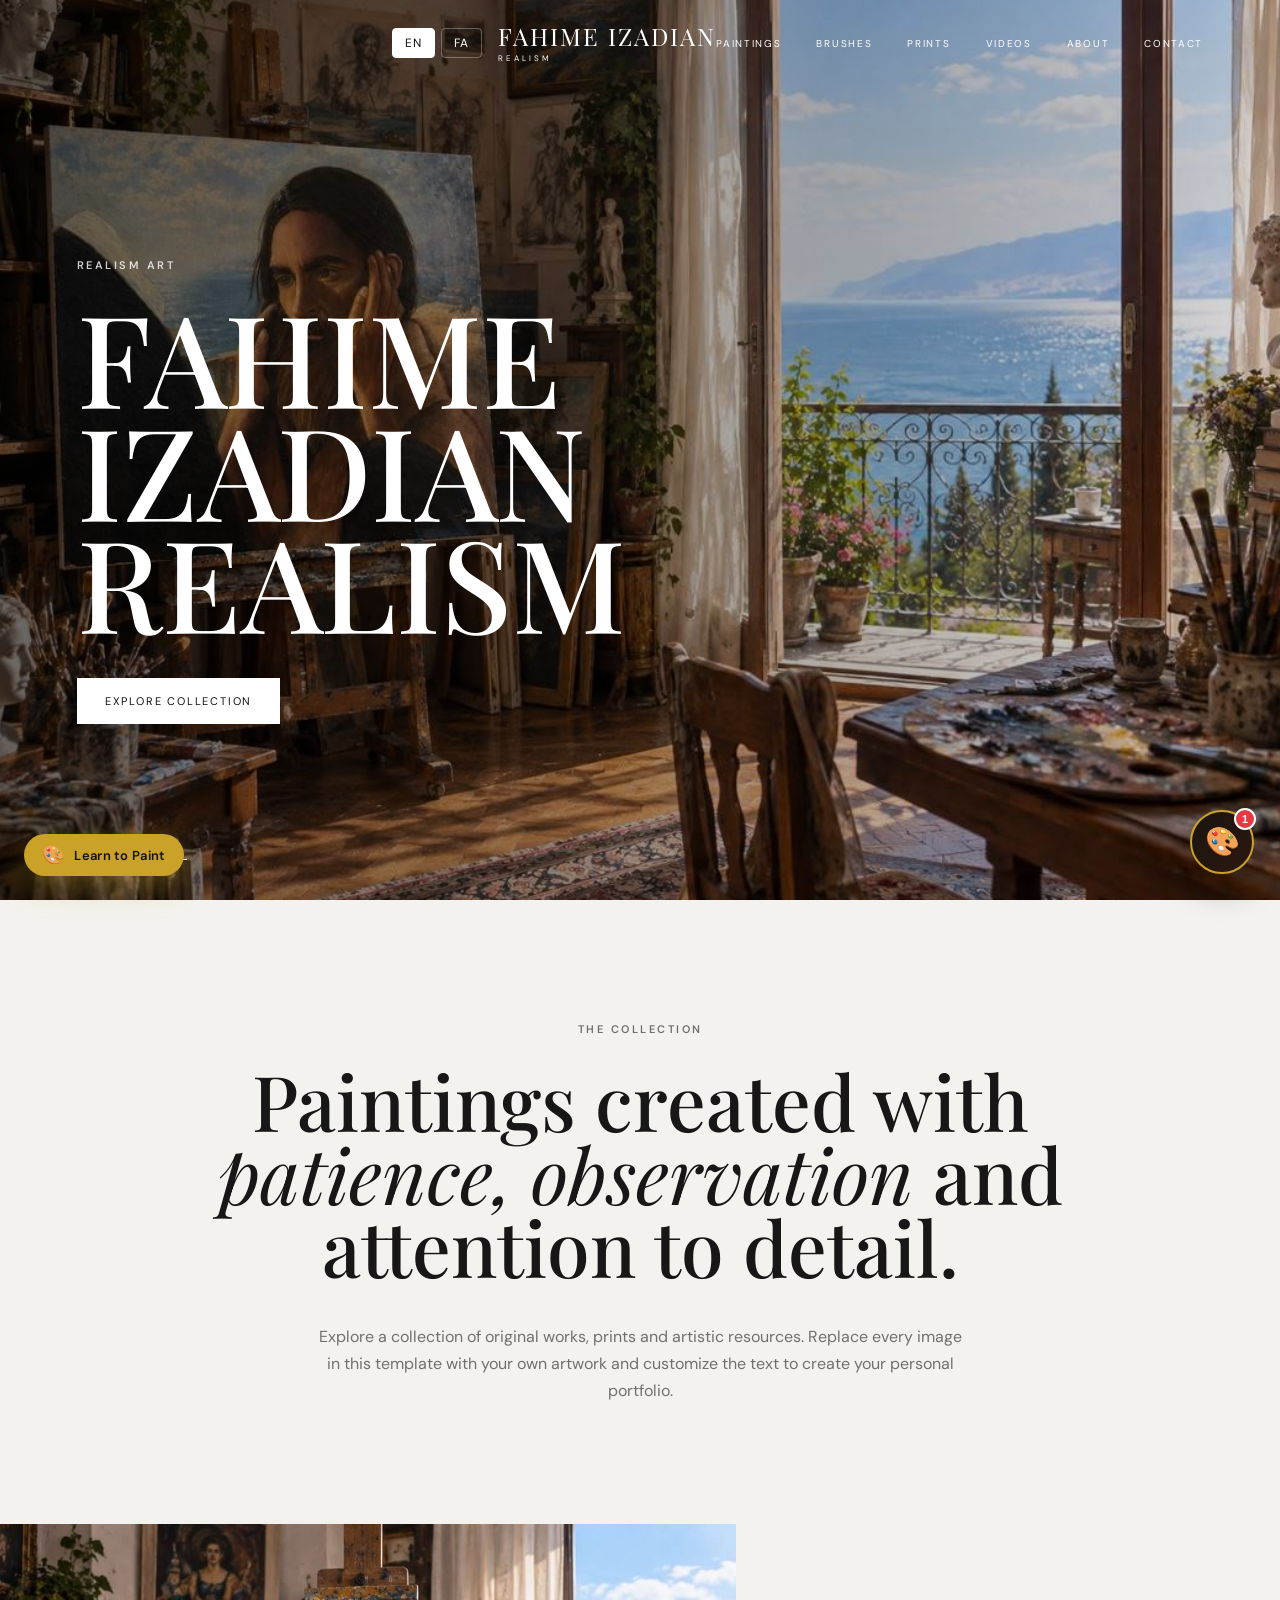
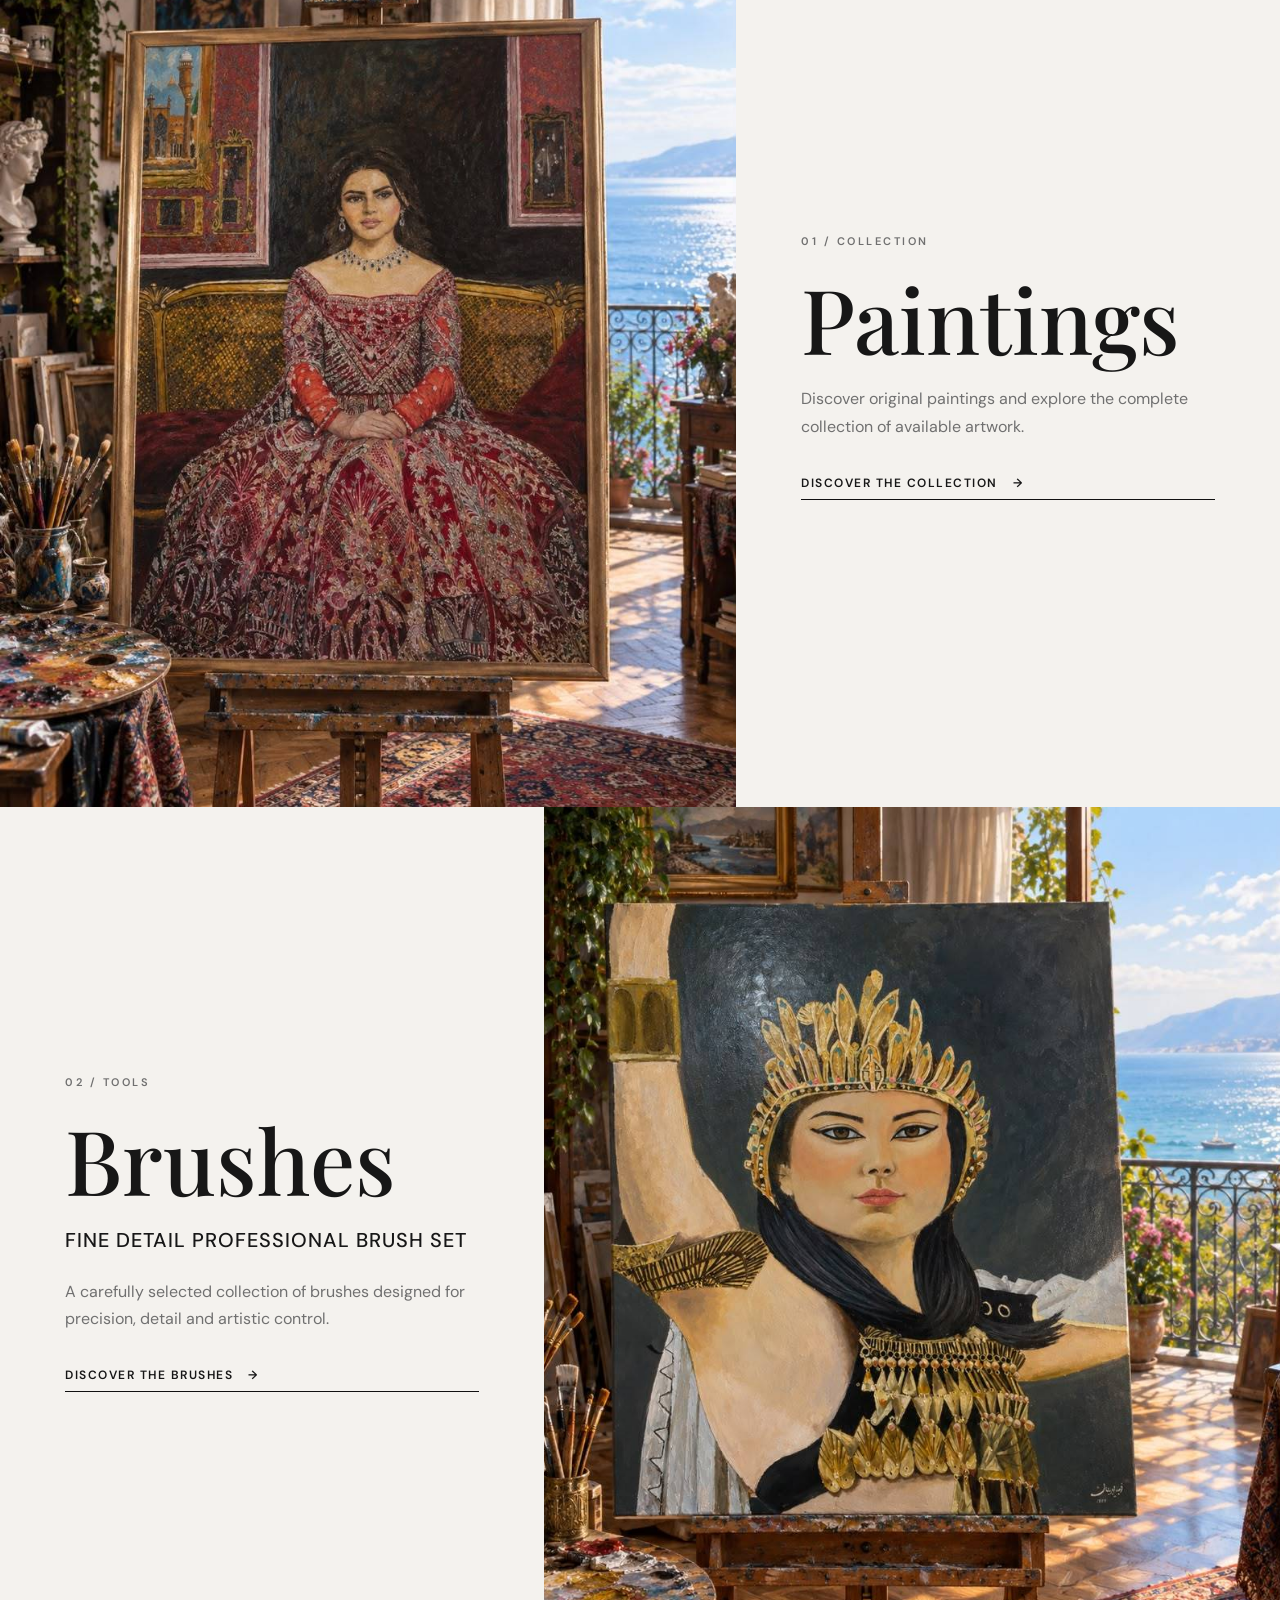
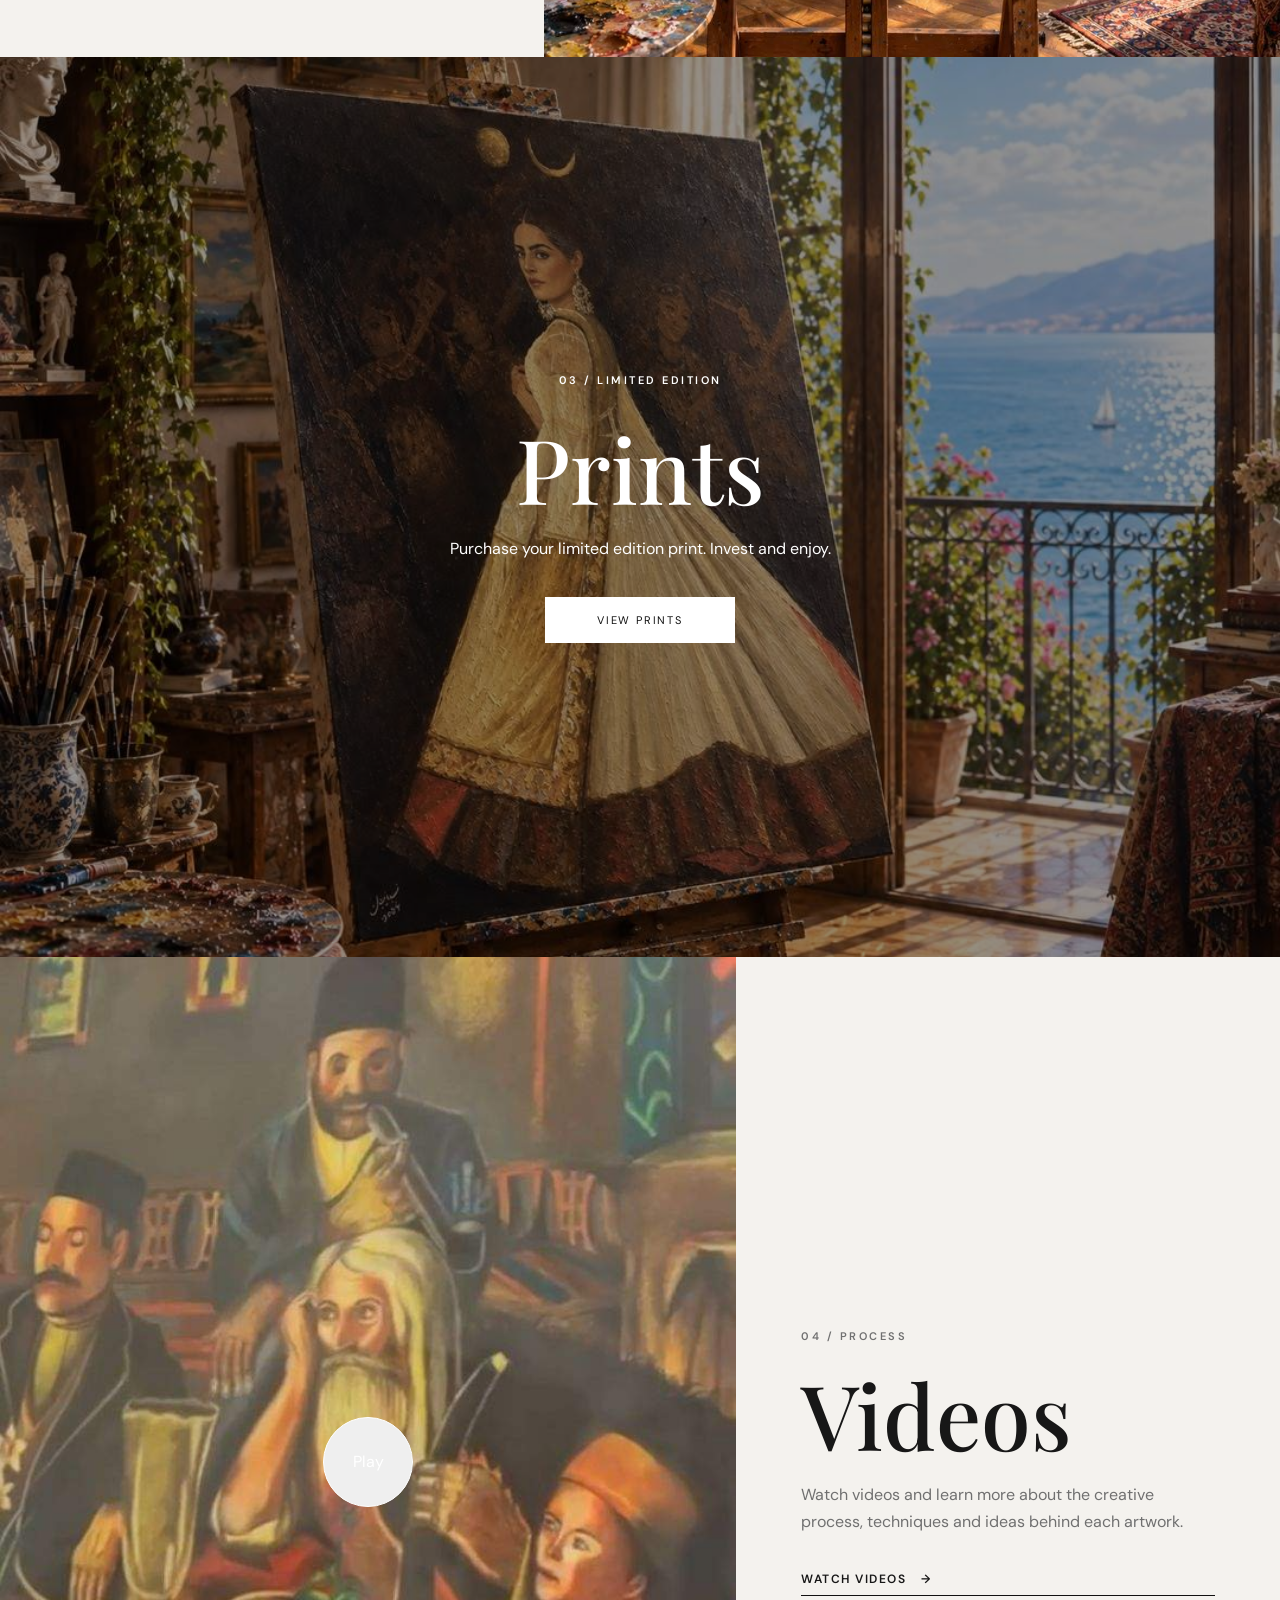
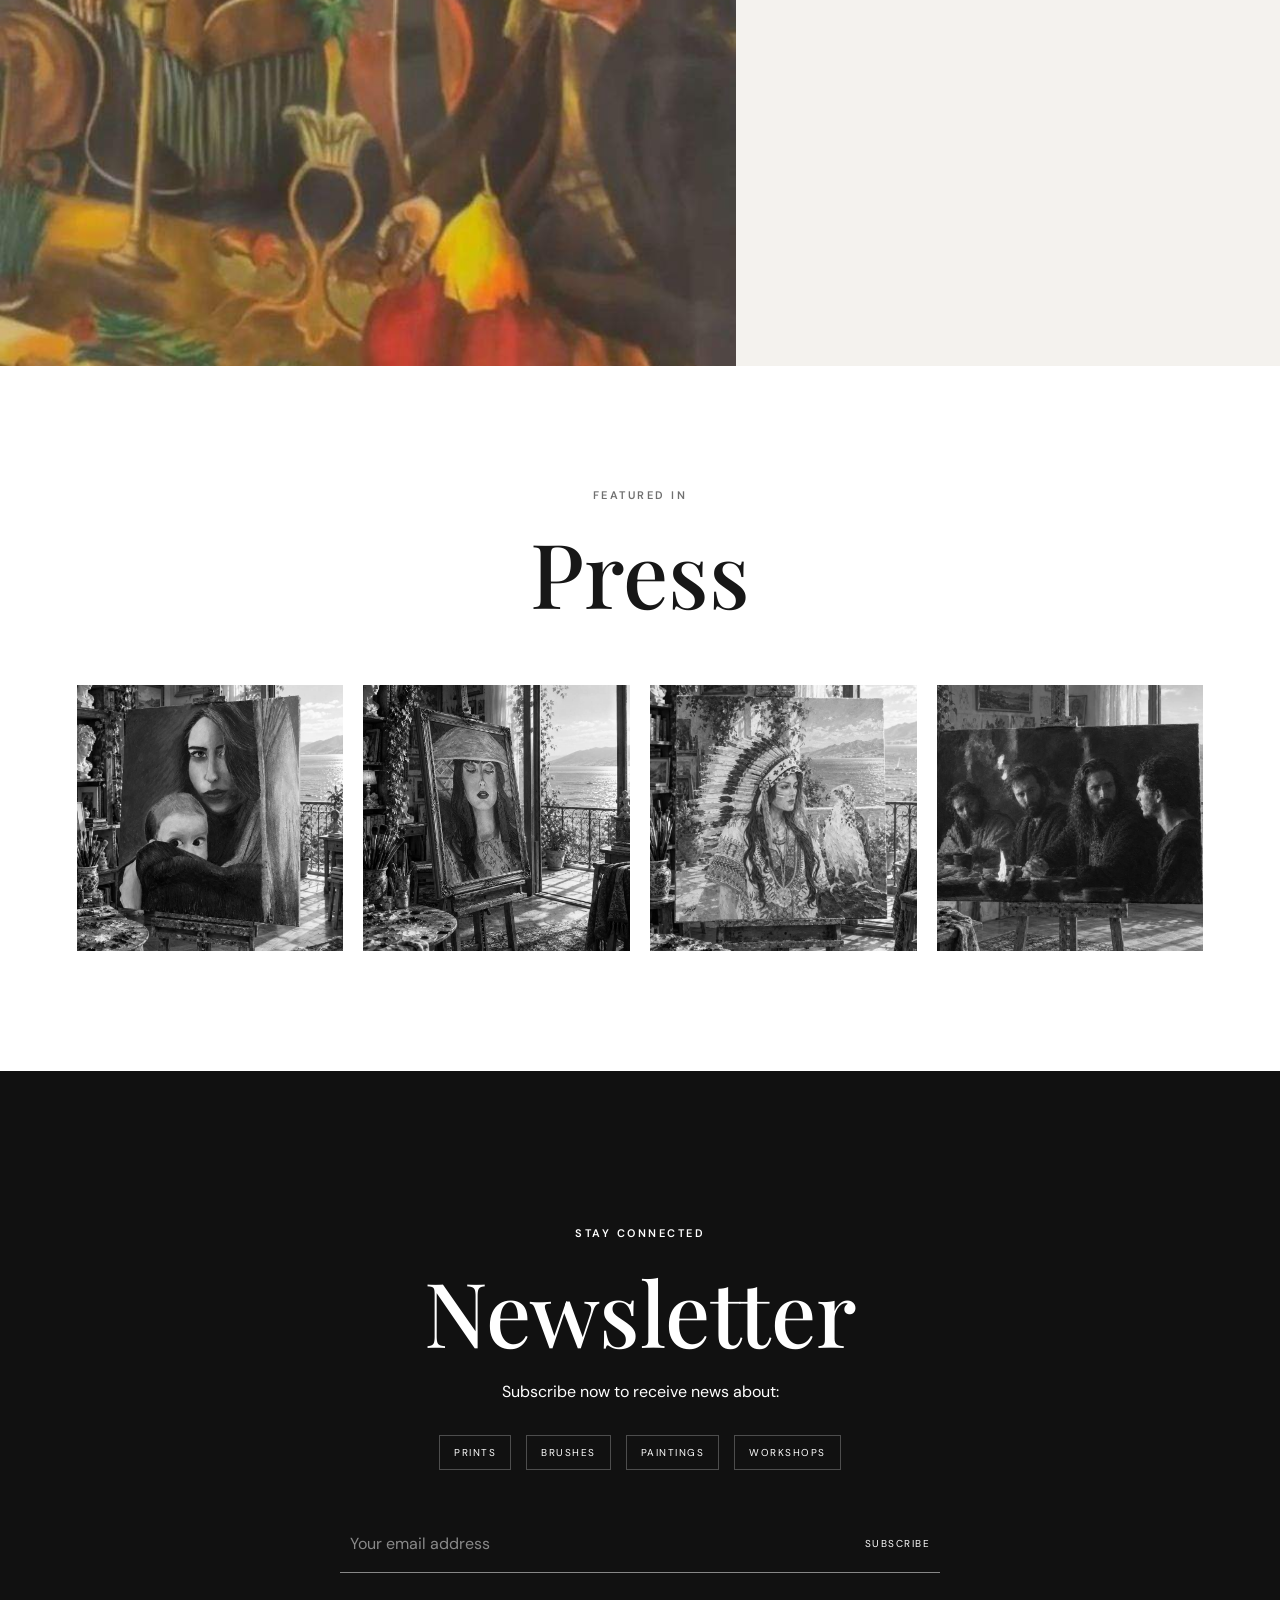
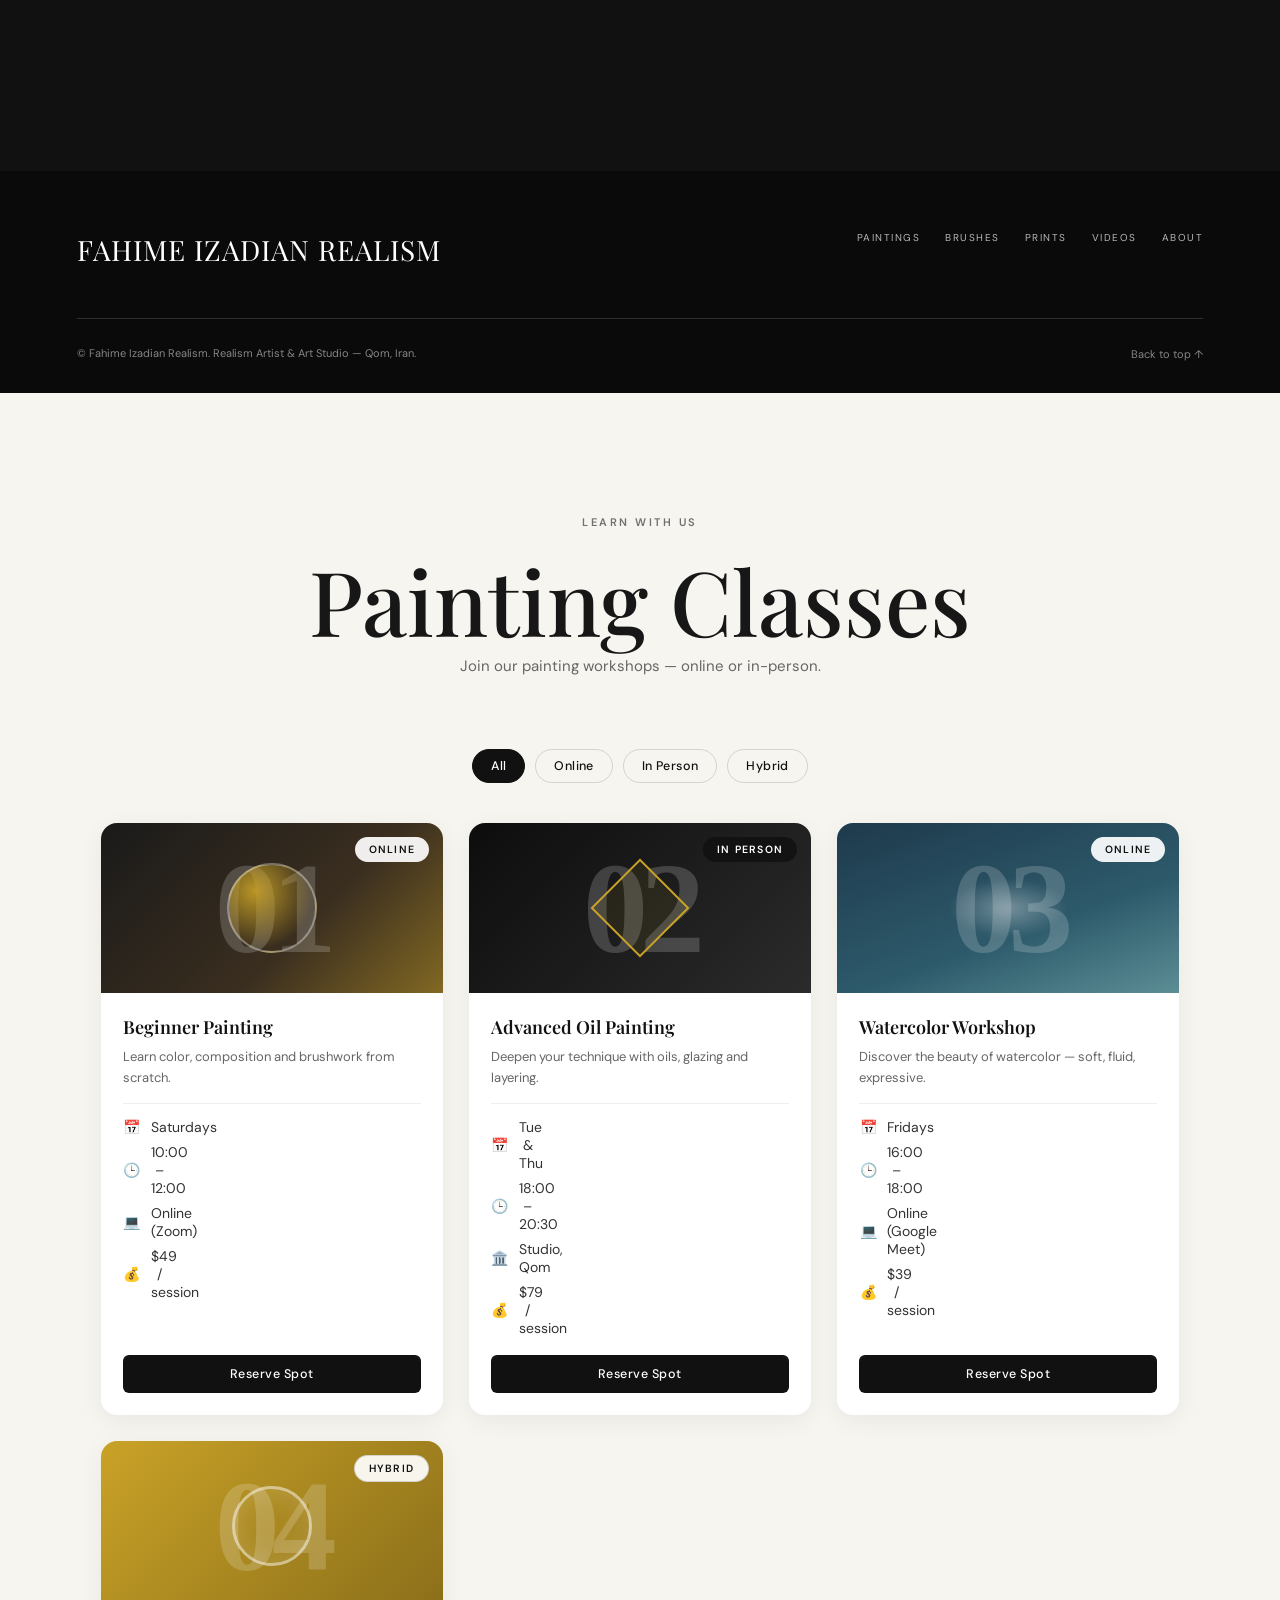
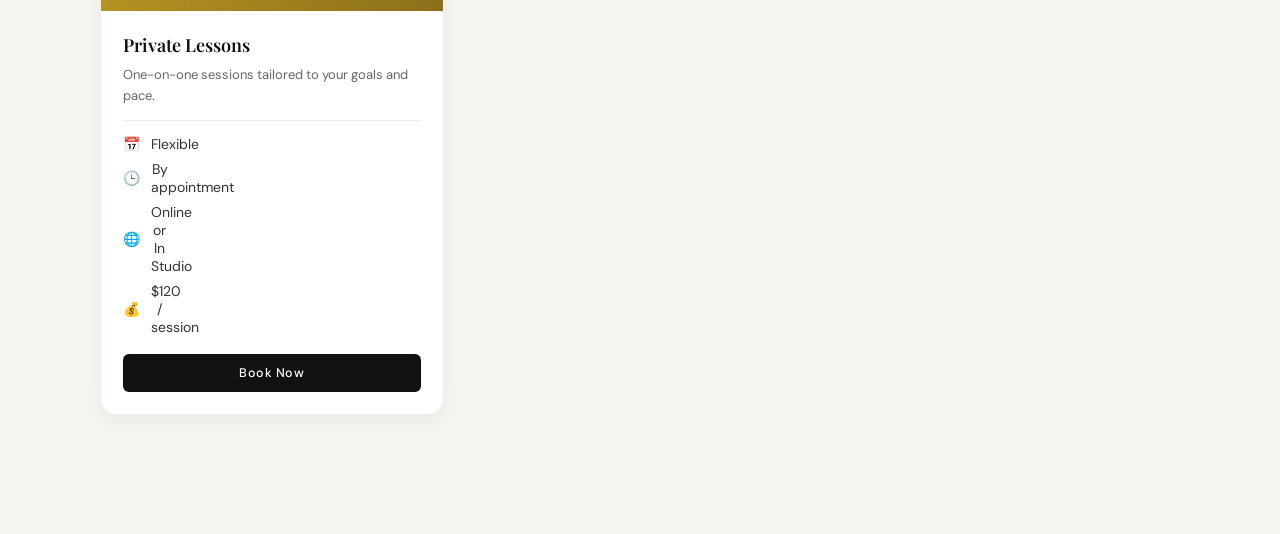
<file: index.html>
<!DOCTYPE html>
<html lang="en">
<head>
  <meta charset="UTF-8" />
  <meta name="viewport" content="width=device-width, initial-scale=1.0" />

  <title>Fahime Izadian Realism</title>

  <meta
    name="description"
    content="Realism Artist & Art Studio — Qom, Iran"
  />

  <link rel="stylesheet" href="style.css" />
  <script defer src="i18n.js"></script>
  <script defer src="chat-final-v3.js"></script>
</head>

<body>

  <!-- =========================
       HEADER
  ========================== -->
  <header class="header" id="home">
    <div class="header-container">

      <div class="lang-switcher">
        <button class="lang-btn active" data-lang="en">EN</button>
        <button class="lang-btn" data-lang="fa">FA</button>
      </div>

      <a href="#home" class="logo">
        <span class="logo-main">FAHIME IZADIAN</span>
        <span class="logo-sub">REALISM</span>
      </a>

      <nav class="desktop-nav">
        <a href="paintings.html" data-lang-key="nav_paintings">Paintings</a>
        <a href="brushes.html" data-lang-key="nav_brushes">Brushes</a>
        <a href="prints.html" data-lang-key="nav_prints">Prints</a>
        <a href="videos.html" data-lang-key="nav_videos">Videos</a>
        <a href="about.html" data-lang-key="nav_about">About</a>
        <a href="contact.html" data-lang-key="nav_contact">Contact</a>
      </nav>

      <button
        class="menu-toggle"
        aria-label="Open menu"
        aria-expanded="false"
      >
        <span></span>
        <span></span>
        <span></span>
      </button>

    </div>

    <!-- Mobile Menu -->
    <nav class="mobile-nav">
      <a href="paintings.html" data-lang-key="nav_paintings">Paintings</a>
      <a href="brushes.html" data-lang-key="nav_brushes">Brushes</a>
      <a href="prints.html" data-lang-key="nav_prints">Prints</a>
      <a href="videos.html" data-lang-key="nav_videos">Videos</a>
      <a href="about.html" data-lang-key="nav_about">About</a>
      <a href="contact.html" data-lang-key="nav_contact">Contact</a>
    </nav>

  </header>

  <!-- =========================
       HERO
  ========================== -->
  <section class="hero">

    <div
      class="hero-bg"
      style="background-image: url('hero.jpg');"
    ></div>

    <div class="hero-overlay"></div>

    <div class="hero-content">

      <p class="eyebrow" data-lang-key="hero_eyebrow">REALISM ART</p>

      <h1>
        <span data-lang-key="hero_title_line1">FAHIME IZADIAN</span>
        <br />
        <span data-lang-key="hero_title_line2">REALISM</span>
      </h1>

      <a href="paintings.html" class="button button-light" data-lang-key="hero_button">
        Explore Collection
      </a>

    </div>

    <div class="scroll-indicator">
      <span data-lang-key="hero_scroll">SCROLL</span>
      <div></div>
    </div>

  </section>

  <!-- =========================
       INTRO
  ========================== -->
  <section class="intro section-padding">

    <div class="intro-content reveal">

      <p class="eyebrow dark" data-lang-key="intro_eyebrow">THE COLLECTION</p>

      <h2>
        <span data-lang-key="intro_title_1">Paintings created with</span>
        <em data-lang-key="intro_title_em">patience, observation</em>
        <span data-lang-key="intro_title_2">and attention to detail.</span>
      </h2>

      <p class="intro-text" data-lang-key="intro_text">
        Explore a collection of original works, prints and artistic
        resources. Replace every image in this template with your own
        artwork and customize the text to create your personal portfolio.
      </p>

    </div>

  </section>

  <!-- =========================
       PAINTINGS
  ========================== -->
  <section class="feature-section" id="paintings">

    <div class="feature-image reveal">
      <img
        src="paintings.jpg"
        alt="Paintings collection"
      />
    </div>

    <div class="feature-content reveal">

      <p class="eyebrow dark" data-lang-key="paintings_eyebrow">01 / COLLECTION</p>

      <h2 data-lang-key="paintings_title">Paintings</h2>

      <p data-lang-key="paintings_text">
        Discover original paintings and explore the complete collection
        of available artwork.
      </p>

      <a href="paintings.html" class="text-link">
        <span data-lang-key="paintings_link">Discover the collection</span>
        <span>→</span>
      </a>

    </div>

  </section>

  <!-- =========================
       BRUSHES
  ========================== -->
  <section class="feature-section reverse" id="brushes">

    <div class="feature-image reveal">
      <img
        src="brushes.jpg"
        alt="Professional brushes"
      />
    </div>

    <div class="feature-content reveal">

      <p class="eyebrow dark" data-lang-key="brushes_eyebrow">02 / TOOLS</p>

      <h2 data-lang-key="brushes_title">Brushes</h2>

      <h3 data-lang-key="brushes_subtitle">Fine Detail Professional Brush Set</h3>

      <p data-lang-key="brushes_text">
        A carefully selected collection of brushes designed for precision,
        detail and artistic control.
      </p>

      <a href="brushes.html" class="text-link">
        <span data-lang-key="brushes_link">Discover the brushes</span>
        <span>→</span>
      </a>

    </div>

  </section>

  <!-- =========================
       PRINTS
  ========================== -->
  <section class="full-image-section" id="prints">

    <div
      class="full-image-bg"
      style="background-image: url('prints.jpg');"
    ></div>

    <div class="full-image-overlay"></div>

    <div class="full-image-content reveal">

      <p class="eyebrow" data-lang-key="prints_eyebrow">03 / LIMITED EDITION</p>

      <h2 data-lang-key="prints_title">Prints</h2>

      <p data-lang-key="prints_text">
        Purchase your limited edition print.
        <br />
        Invest and enjoy.
      </p>

      <a href="prints.html" class="button button-light" data-lang-key="prints_button">
        View Prints
      </a>

    </div>

  </section>

  <!-- =========================
       VIDEOS
  ========================== -->
  <section class="feature-section" id="videos">

    <div
      class="feature-image video-feature reveal"
      data-video="video-01.mp4"
    >
      <img
        src="video-01.jpg"
        alt="Video 01"
      />

      <button
        class="play-button"
        type="button"
        data-lang-key="videos_play"
        aria-label="Play Video 01"
      >
        <span>▶</span>
      </button>

    </div>

    <div class="feature-content reveal">

      <p class="eyebrow dark" data-lang-key="videos_eyebrow">04 / PROCESS</p>

      <h2 data-lang-key="videos_title">Videos</h2>

      <p data-lang-key="videos_text">
        Watch videos and learn more about the creative process,
        techniques and ideas behind each artwork.
      </p>

      <a href="videos.html" class="text-link">
        <span data-lang-key="videos_link">Watch videos</span>
        <span>→</span>
      </a>

    </div>

  </section>

  <!-- =========================
       VIDEO MODAL
  ========================== -->
  <div class="video-modal" id="videoModal">

    <div class="video-modal-backdrop"></div>

    <div class="video-modal-content">

      <button
        class="video-modal-close"
        id="videoModalClose"
        type="button"
        aria-label="Close video"
      >
        ×
      </button>

      <video
        id="modalVideo"
        controls
        playsinline
      >
        <source
          id="modalVideoSource"
          src=""
          type="video/mp4"
        />

        Your browser does not support HTML5 video.
      </video>

    </div>

  </div>

  <!-- =========================
       PRESS
  ========================== -->
  <section class="press-section section-padding">

    <div class="section-heading reveal">
      <p class="eyebrow dark" data-lang-key="press_eyebrow">FEATURED IN</p>
      <h2 data-lang-key="press_title">Press</h2>
    </div>

    <div class="press-grid">

      <div class="press-card reveal">
        <img src="press-1.jpg" alt="Press feature 1" />
      </div>

      <div class="press-card reveal">
        <img src="press-2.jpg" alt="Press feature 2" />
      </div>

      <div class="press-card reveal">
        <img src="press-3.jpg" alt="Press feature 3" />
      </div>

      <div class="press-card reveal">
        <img src="press-4.jpg" alt="Press feature 4" />
      </div>

    </div>

  </section>

  <!-- =========================
       NEWSLETTER
  ========================== -->
  <section class="newsletter" id="newsletter">

    <div class="newsletter-content reveal">

      <p class="eyebrow" data-lang-key="newsletter_eyebrow">STAY CONNECTED</p>

      <h2 data-lang-key="newsletter_title">Newsletter</h2>

      <p data-lang-key="newsletter_text">
        Subscribe now to receive news about:
      </p>

      <div class="newsletter-list">
        <span data-lang-key="newsletter_item_prints">Prints</span>
        <span data-lang-key="newsletter_item_brushes">Brushes</span>
        <span data-lang-key="newsletter_item_paintings">Paintings</span>
        <span data-lang-key="newsletter_item_workshops">Workshops</span>
      </div>

      <form class="newsletter-form">

        <input
          type="email"
          data-lang-key="newsletter_placeholder"
          placeholder="Your email address"
          required
        />

        <button type="submit" data-lang-key="newsletter_button">
          Subscribe
        </button>

      </form>

      <p class="form-message"></p>

    </div>

  </section>

  <!-- =========================
       FOOTER
  ========================== -->
  <footer class="footer">

    <div class="footer-top">

      <a href="#home" class="footer-logo">
        FAHIME IZADIAN REALISM
      </a>

      <div class="footer-links">
        <a href="paintings.html" data-lang-key="footer_paintings">Paintings</a>
        <a href="brushes.html" data-lang-key="footer_brushes">Brushes</a>
        <a href="prints.html" data-lang-key="footer_prints">Prints</a>
        <a href="videos.html" data-lang-key="footer_videos">Videos</a>
        <a href="about.html" data-lang-key="footer_about">About</a>
      </div>

    </div>

    <div class="footer-bottom">

      <p>
        © <span id="year"></span> Fahime Izadian Realism.
        Realism Artist &amp; Art Studio — Qom, Iran.
      </p>

      <a href="#home">
        Back to top ↑
      </a>

    </div>

  </footer>

  <!-- =========================
       FLOATING CTA
  ========================== -->
  <a href="#classes" class="floating-cta" aria-label="Learn to Paint">
    <span class="floating-cta-icon">🎨</span>
    <span class="floating-cta-text" data-lang-key="cta_text">Learn to Paint</span>
  </a>

  <!-- =========================
       CLASSES / WORKSHOPS
  ========================== -->
  <section class="classes-section section-padding" id="classes">

    <div class="section-heading reveal">
      <p class="eyebrow dark" data-lang-key="classes_eyebrow">LEARN WITH US</p>
      <h2 data-lang-key="classes_title">Painting Classes</h2>
      <p class="section-subtitle" data-lang-key="classes_subtitle">
        Join our painting workshops — online or in-person.
      </p>
    </div>

    <div class="classes-filter reveal">
      <button class="filter-btn active" data-filter="all" data-lang-key="filter_all">All</button>
      <button class="filter-btn" data-filter="online" data-lang-key="filter_online">Online</button>
      <button class="filter-btn" data-filter="in-person" data-lang-key="filter_inperson">In Person</button>
      <button class="filter-btn" data-filter="hybrid" data-lang-key="filter_hybrid">Hybrid</button>
    </div>

    <div class="classes-grid">

      <!-- کلاس ۱ -->
      <div class="class-card" data-type="online">
        <div class="class-art art-1">
          <span class="class-number">01</span>
          <div class="art-shape"></div>
          <span class="class-badge online" data-lang-key="class1_badge">Online</span>
        </div>
        <div class="class-body">
          <h3 data-lang-key="class1_title">Beginner Painting</h3>
          <p class="class-desc" data-lang-key="class1_desc">Learn color, composition and brushwork from scratch.</p>
          <ul class="class-info">
            <li><span>📅</span> <span data-lang-key="class1_day">Saturdays</span></li>
            <li><span>🕒</span> <span data-lang-key="class1_time">10:00 – 12:00</span></li>
            <li><span>💻</span> <span data-lang-key="class1_loc">Online (Zoom)</span></li>
            <li><span>💰</span> <span data-lang-key="class1_price">$49 / session</span></li>
          </ul>
          <a href="contact.html" class="button-dark" data-lang-key="class1_btn">Reserve Spot</a>
        </div>
      </div>

      <!-- کلاس ۲ -->
      <div class="class-card" data-type="in-person">
        <div class="class-art art-2">
          <span class="class-number">02</span>
          <div class="art-shape"></div>
          <span class="class-badge in-person" data-lang-key="class2_badge">In Person</span>
        </div>
        <div class="class-body">
          <h3 data-lang-key="class2_title">Advanced Oil Painting</h3>
          <p class="class-desc" data-lang-key="class2_desc">Deepen your technique with oils, glazing and layering.</p>
          <ul class="class-info">
            <li><span>📅</span> <span data-lang-key="class2_day">Tue &amp; Thu</span></li>
            <li><span>🕒</span> <span data-lang-key="class2_time">18:00 – 20:30</span></li>
            <li><span>🏛️</span> <span data-lang-key="class2_loc">Studio, Tehran</span></li>
            <li><span>💰</span> <span data-lang-key="class2_price">$79 / session</span></li>
          </ul>
          <a href="contact.html" class="button-dark" data-lang-key="class2_btn">Reserve Spot</a>
        </div>
      </div>

      <!-- کلاس ۳ -->
      <div class="class-card" data-type="online">
        <div class="class-art art-3">
          <span class="class-number">03</span>
          <div class="art-shape"></div>
          <span class="class-badge online" data-lang-key="class3_badge">Online</span>
        </div>
        <div class="class-body">
          <h3 data-lang-key="class3_title">Watercolor Workshop</h3>
          <p class="class-desc" data-lang-key="class3_desc">Discover the beauty of watercolor — soft, fluid, expressive.</p>
          <ul class="class-info">
            <li><span>📅</span> <span data-lang-key="class3_day">Fridays</span></li>
            <li><span>🕒</span> <span data-lang-key="class3_time">16:00 – 18:00</span></li>
            <li><span>💻</span> <span data-lang-key="class3_loc">Online (Google Meet)</span></li>
            <li><span>💰</span> <span data-lang-key="class3_price">$39 / session</span></li>
          </ul>
          <a href="contact.html" class="button-dark" data-lang-key="class3_btn">Reserve Spot</a>
        </div>
      </div>

      <!-- کلاس ۴ -->
      <div class="class-card" data-type="hybrid">
        <div class="class-art art-4">
          <span class="class-number">04</span>
          <div class="art-shape"></div>
          <span class="class-badge hybrid" data-lang-key="class4_badge">Hybrid</span>
        </div>
        <div class="class-body">
          <h3 data-lang-key="class4_title">Private Lessons</h3>
          <p class="class-desc" data-lang-key="class4_desc">One-on-one sessions tailored to your goals and pace.</p>
          <ul class="class-info">
            <li><span>📅</span> <span data-lang-key="class4_day">Flexible</span></li>
            <li><span>🕒</span> <span data-lang-key="class4_time">By appointment</span></li>
            <li><span>🌐</span> <span data-lang-key="class4_loc">Online or In Studio</span></li>
            <li><span>💰</span> <span data-lang-key="class4_price">$120 / session</span></li>
          </ul>
          <a href="contact.html" class="button-dark" data-lang-key="class4_btn">Book Now</a>
        </div>
      </div>

    </div>

  </section>

</body>
</html>
</file>
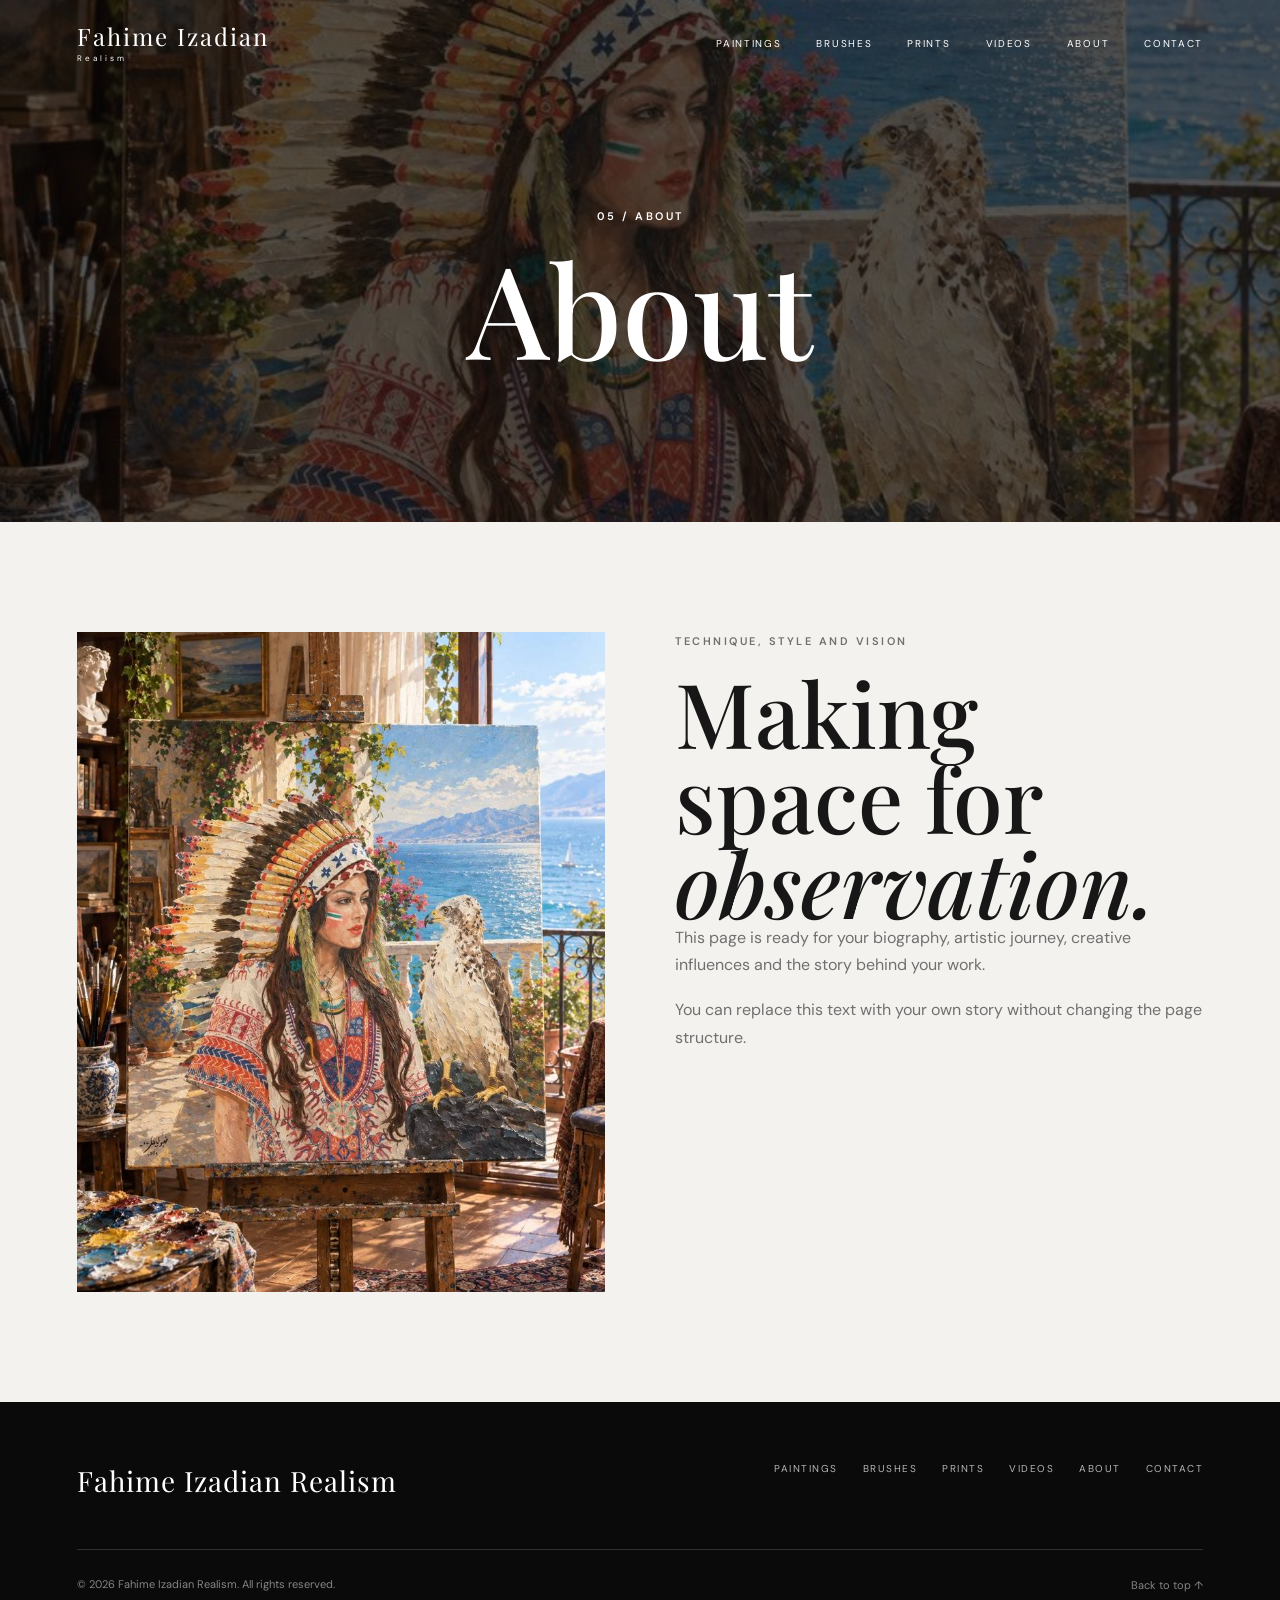
<file: about.html>
<!DOCTYPE html>
<html lang="en">
<head>
  <meta charset="UTF-8">
  <meta name="viewport" content="width=device-width, initial-scale=1.0">
  <title>About — Fahime Izadian Realism</title>
  <meta name="description" content="About — Fahime Izadian Realism">
  <link rel="stylesheet" href="style.css">
</head>
<body>
<header class="header">
  <div class="header-container">
    <a href="index.html" class="logo">
      <span class="logo-main">Fahime Izadian</span>
      <span class="logo-sub">Realism</span>
    </a>
    <nav class="desktop-nav">
      <a href="paintings.html">Paintings</a>
      <a href="brushes.html">Brushes</a>
      <a href="prints.html">Prints</a>
      <a href="videos.html">Videos</a>
      <a href="about.html">About</a>
      <a href="contact.html">Contact</a>
    </nav>
    <button class="menu-toggle" aria-label="Open menu" aria-expanded="false">
      <span></span><span></span><span></span>
    </button>
  </div>
  <nav class="mobile-nav">
    <a href="paintings.html">Paintings</a>
    <a href="brushes.html">Brushes</a>
    <a href="prints.html">Prints</a>
    <a href="videos.html">Videos</a>
    <a href="about.html">About</a>
    <a href="contact.html">Contact</a>
  </nav>
</header>
<main>
  <section class="page-hero">
    <!-- استفاده از عکس artistportraite.jpg برای هدر -->
    <div class="page-hero-bg" style="background-image:url('artistportraite.jpg');"></div>
    <div class="page-hero-overlay"></div>
    <div class="page-hero-content reveal">
      <p class="eyebrow">05 / ABOUT</p>
      <h1>About</h1>
    </div>
  </section>
  <section class="page-content">
      <div class="info-grid">
        <!-- استفاده از عکس artistportraite.jpg در کادر -->
        <div class="art-card reveal">
          <img src="artistportraite.jpg" alt="Artist portrait">
        </div>
        <div class="info-block reveal">
          <p class="eyebrow dark">TECHNIQUE, STYLE AND VISION</p>
          <h2>Making space for <em>observation.</em></h2>
          <p>This page is ready for your biography, artistic journey, creative influences and the story behind your work.</p>
          <p>You can replace this text with your own story without changing the page structure.</p>
        </div>
      </div>
    </section>
</main>
<footer class="footer">
  <div class="footer-top">
    <a href="index.html" class="footer-logo">Fahime Izadian Realism</a>
    <div class="footer-links">
      <a href="paintings.html">Paintings</a>
      <a href="brushes.html">Brushes</a>
      <a href="prints.html">Prints</a>
      <a href="videos.html">Videos</a>
      <a href="about.html">About</a>
      <a href="contact.html">Contact</a>
    </div>
  </div>
  <div class="footer-bottom">
    <p>© <span id="year"></span> Fahime Izadian Realism. All rights reserved.</p>
    <a href="#">Back to top ↑</a>
  </div>
</footer>
<script src="script.js"></script>
</body>
</html>
</file>
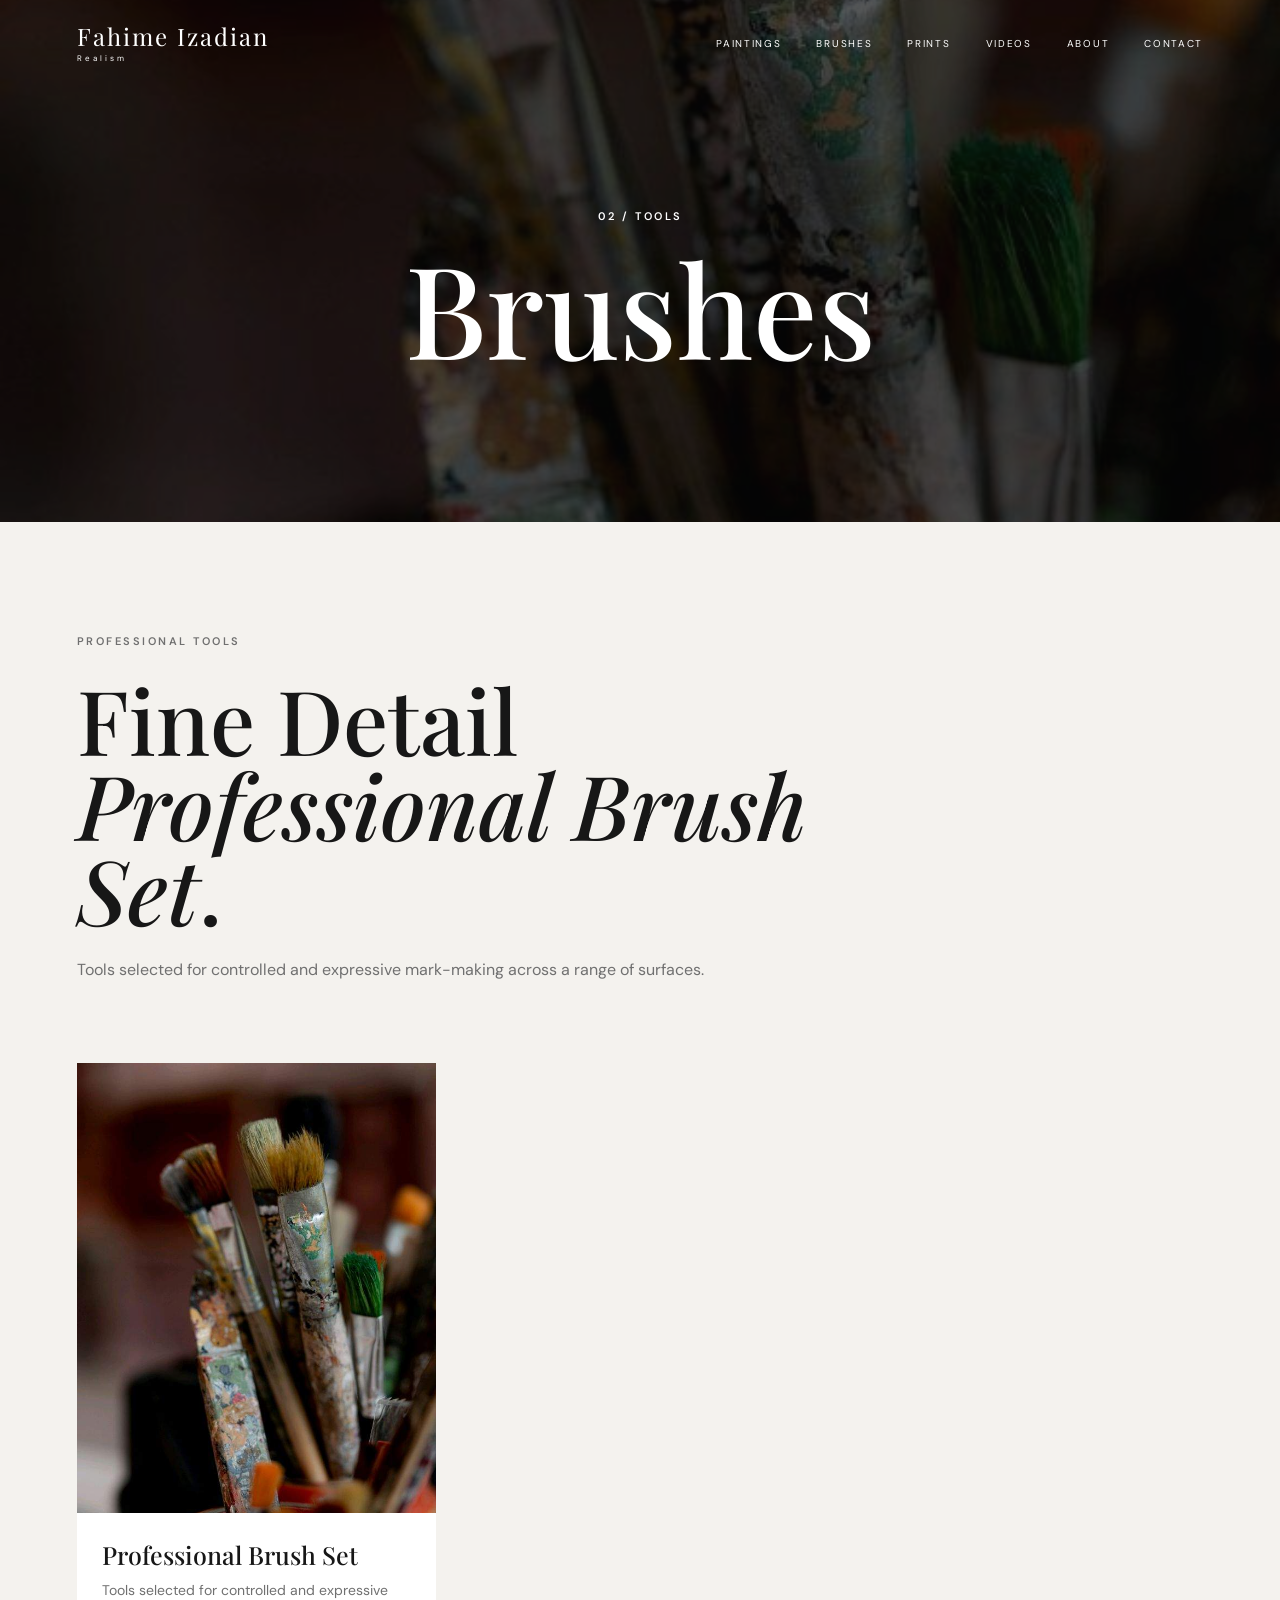
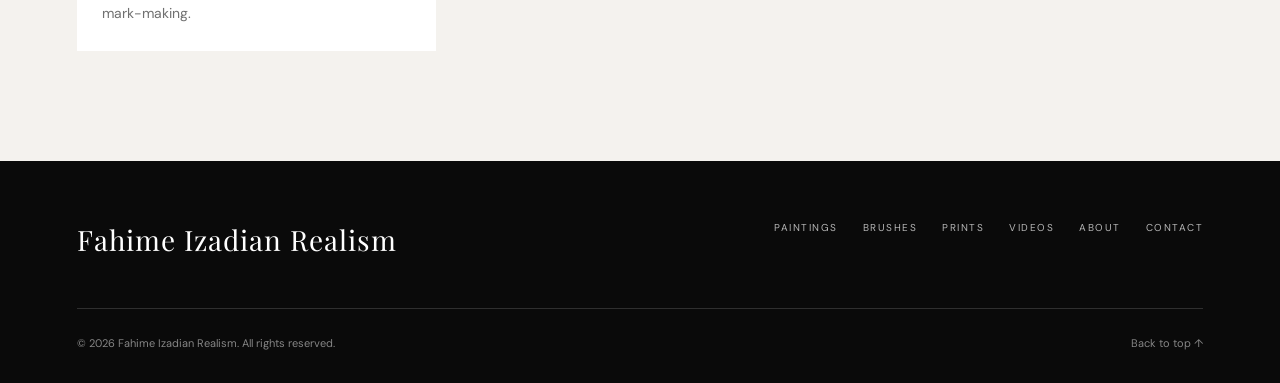
<file: brushes.html>
<!DOCTYPE html>
<html lang="en">
<head>
  <meta charset="UTF-8">
  <meta name="viewport" content="width=device-width, initial-scale=1.0">
  <title>Brushes — Fahime Izadian Realism</title>
  <meta name="description" content="Brushes — Fahime Izadian Realism">
  <link rel="stylesheet" href="style.css">
</head>
<body>
<header class="header">
  <div class="header-container">
    <a href="index.html" class="logo">
      <span class="logo-main">Fahime Izadian</span>
      <span class="logo-sub">Realism</span>
    </a>
    <nav class="desktop-nav">
      <a href="paintings.html">Paintings</a>
      <a href="brushes.html">Brushes</a>
      <a href="prints.html">Prints</a>
      <a href="videos.html">Videos</a>
      <a href="about.html">About</a>
      <a href="contact.html">Contact</a>
    </nav>
    <button class="menu-toggle" aria-label="Open menu" aria-expanded="false">
      <span></span><span></span><span></span>
    </button>
  </div>
  <nav class="mobile-nav">
    <a href="paintings.html">Paintings</a>
    <a href="brushes.html">Brushes</a>
    <a href="prints.html">Prints</a>
    <a href="videos.html">Videos</a>
    <a href="about.html">About</a>
    <a href="contact.html">Contact</a>
  </nav>
</header>
<main>
  <section class="page-hero">
    <!-- عکس جدید brush-set.jpg -->
    <div class="page-hero-bg" style="background-image:url('brush-set.jpg');"></div>
    <div class="page-hero-overlay"></div>
    <div class="page-hero-content reveal">
      <p class="eyebrow">02 / TOOLS</p>
      <h1>Brushes</h1>
    </div>
  </section>
  <section class="page-content">
      <div class="page-intro reveal">
        <p class="eyebrow dark">PROFESSIONAL TOOLS</p>
        <h2>Fine Detail <em>Professional Brush Set</em>.</h2>
        <p>Tools selected for controlled and expressive mark-making across a range of surfaces.</p>
      </div>
      
      <!-- فقط یک کادر عکس -->
      <div class="card-grid">
        <article class="art-card reveal">
          <img src="brush-set.jpg" alt="Professional brushes">
          <div class="art-card-body">
            <h3>Professional Brush Set</h3>
            <p>Tools selected for controlled and expressive mark-making.</p>
          </div>
        </article>
      </div>
      
    </section>
</main>
<footer class="footer">
  <div class="footer-top">
    <a href="index.html" class="footer-logo">Fahime Izadian Realism</a>
    <div class="footer-links">
      <a href="paintings.html">Paintings</a>
      <a href="brushes.html">Brushes</a>
      <a href="prints.html">Prints</a>
      <a href="videos.html">Videos</a>
      <a href="about.html">About</a>
      <a href="contact.html">Contact</a>
    </div>
  </div>
  <div class="footer-bottom">
    <p>© <span id="year"></span> Fahime Izadian Realism. All rights reserved.</p>
    <a href="#">Back to top ↑</a>
  </div>
</footer>
<script src="script.js"></script>
</body>
</html>
</file>
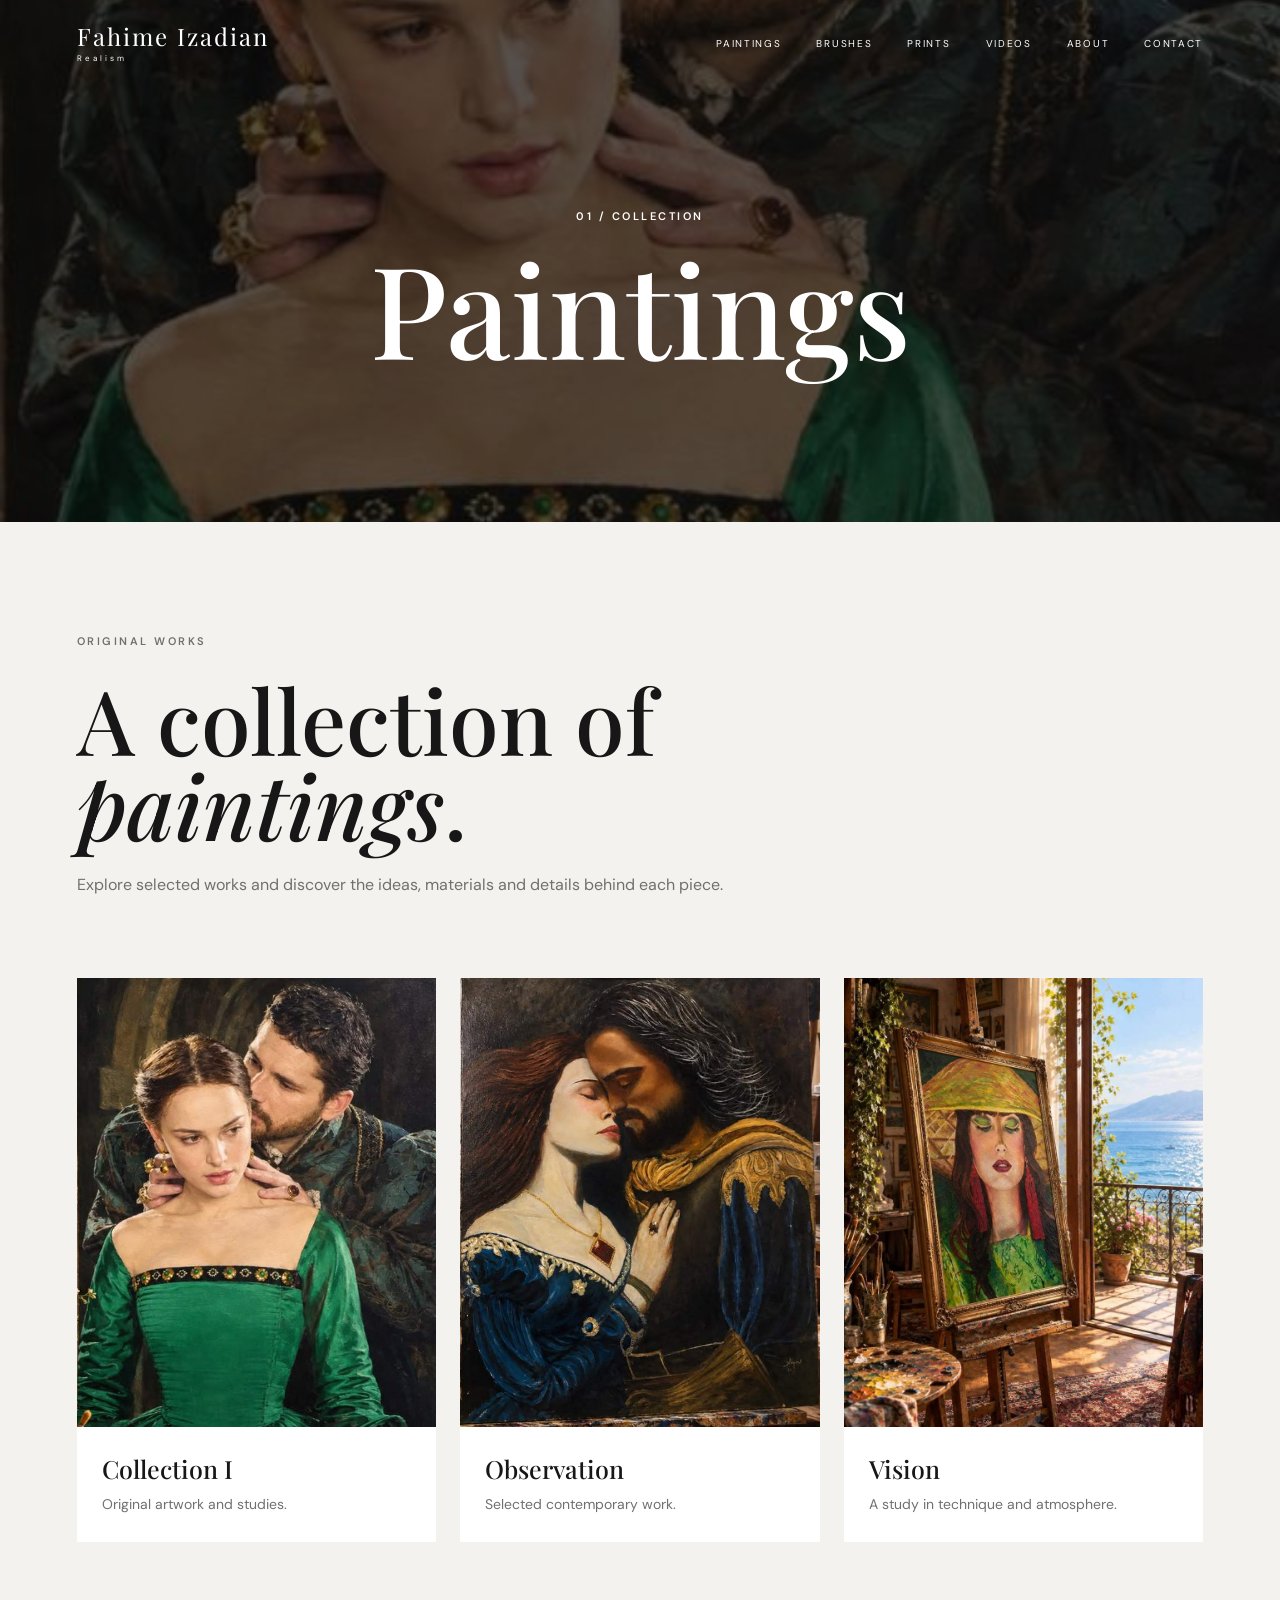
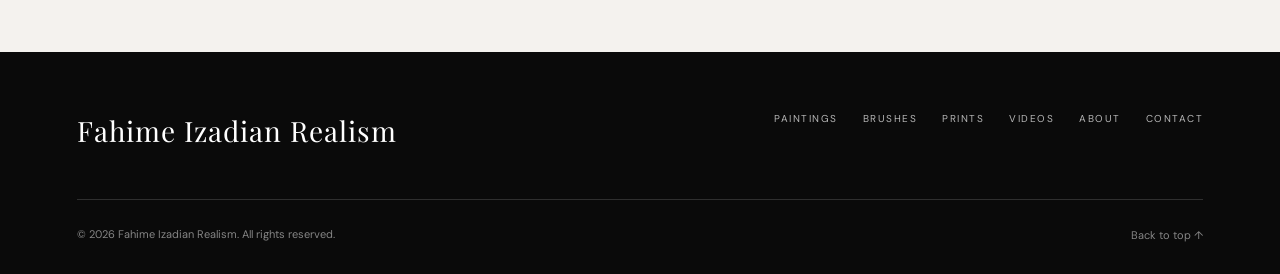
<file: paintings.html>
<!DOCTYPE html>
<html lang="en">
<head>
  <meta charset="UTF-8">
  <meta name="viewport" content="width=device-width, initial-scale=1.0">
  <title>Paintings — Fahime Izadian Realism</title>
  <meta name="description" content="Paintings — Fahime Izadian Realism">
  <link rel="stylesheet" href="style.css">
</head>
<body>
<header class="header">
  <div class="header-container">
    <a href="index.html" class="logo">
      <!-- لوگوی جدید بر اساس نام برند شما -->
      <span class="logo-main">Fahime Izadian</span>
      <span class="logo-sub">Realism</span>
    </a>
    <nav class="desktop-nav">
      <a href="paintings.html">Paintings</a>
      <a href="brushes.html">Brushes</a>
      <a href="prints.html">Prints</a>
      <a href="videos.html">Videos</a>
      <a href="about.html">About</a>
      <a href="contact.html">Contact</a>
    </nav>
    <button class="menu-toggle" aria-label="Open menu" aria-expanded="false">
      <span></span><span></span><span></span>
    </button>
  </div>
  <nav class="mobile-nav">
    <a href="paintings.html">Paintings</a>
    <a href="brushes.html">Brushes</a>
    <a href="prints.html">Prints</a>
    <a href="videos.html">Videos</a>
    <a href="about.html">About</a>
    <a href="contact.html">Contact</a>
  </nav>
</header>
<main>
  <section class="page-hero">
    <!-- تصویر هدر (بالای صفحه) - از عکس اول استفاده شده است -->
    <div class="page-hero-bg" style="background-image:url('collection-1.jpg');"></div>
    <div class="page-hero-overlay"></div>
    <div class="page-hero-content reveal">
      <p class="eyebrow">01 / COLLECTION</p>
      <h1>Paintings</h1>
    </div>
  </section>
  <section class="page-content">
      <div class="page-intro reveal">
        <p class="eyebrow dark">ORIGINAL WORKS</p>
        <h2>A collection of <em>paintings</em>.</h2>
        <p>Explore selected works and discover the ideas, materials and details behind each piece.</p>
      </div>
      <div class="card-grid">
        <!-- کادر اول: عکس سبز -->
        <article class="art-card reveal">
          <img src="collection-1.jpg" alt="Collection I">
          <div class="art-card-body">
            <h3>Collection I</h3>
            <p>Original artwork and studies.</p>
          </div>
        </article>
        
        <!-- کادر دوم: عکس آبی -->
        <article class="art-card reveal">
          <img src="observation.jpg" alt="Observation">
          <div class="art-card-body">
            <h3>Observation</h3>
            <p>Selected contemporary work.</p>
          </div>
        </article>
        
        <!-- کادر سوم: عکس کلاه حصیری (Vision) -->
        <article class="art-card reveal">
          <img src="vision.jpg" alt="Vision">
          <div class="art-card-body">
            <h3>Vision</h3>
            <p>A study in technique and atmosphere.</p>
          </div>
        </article>
      </div>
    </section>
</main>
<footer class="footer">
  <div class="footer-top">
    <a href="index.html" class="footer-logo">Fahime Izadian Realism</a>
    <div class="footer-links">
      <a href="paintings.html">Paintings</a>
      <a href="brushes.html">Brushes</a>
      <a href="prints.html">Prints</a>
      <a href="videos.html">Videos</a>
      <a href="about.html">About</a>
      <a href="contact.html">Contact</a>
    </div>
  </div>
  <div class="footer-bottom">
    <p>© <span id="year"></span> Fahime Izadian Realism. All rights reserved.</p>
    <a href="#">Back to top ↑</a>
  </div>
</footer>
<script src="script.js"></script>
</body>
</html>
</file>
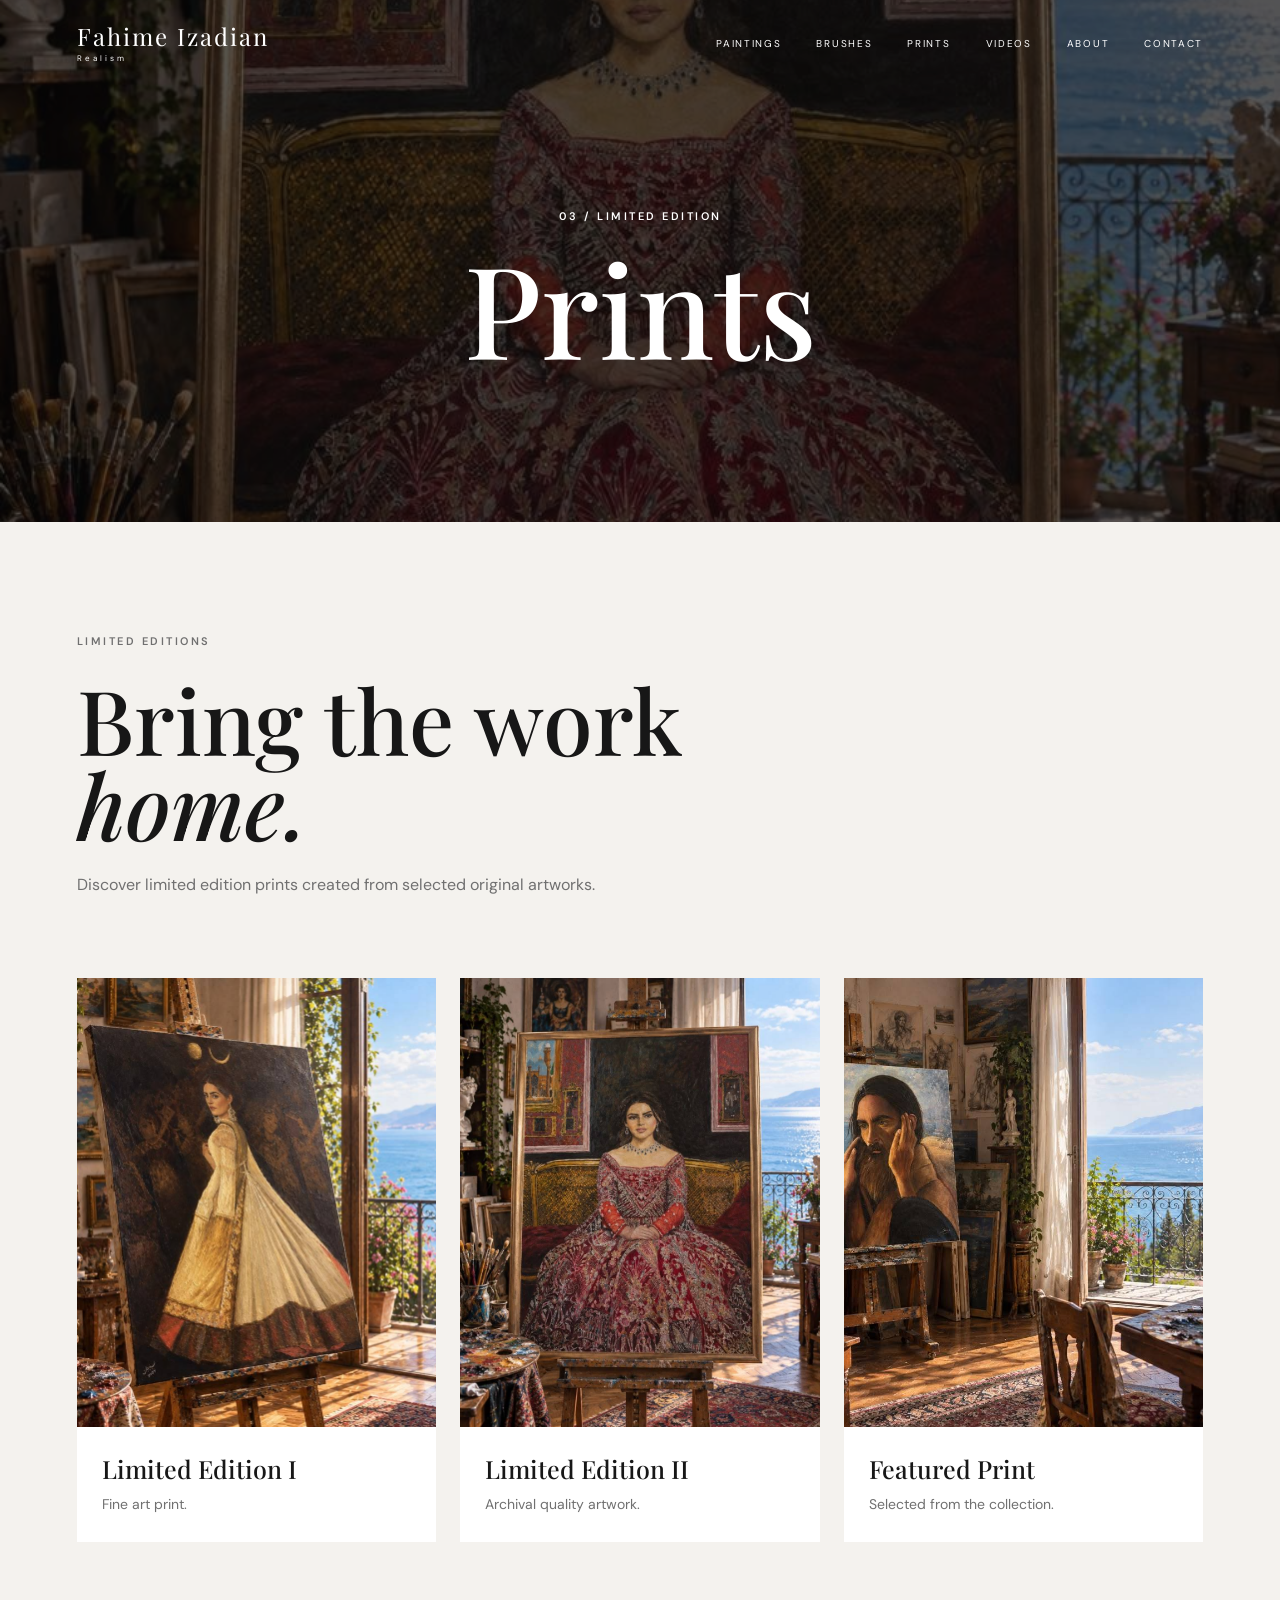
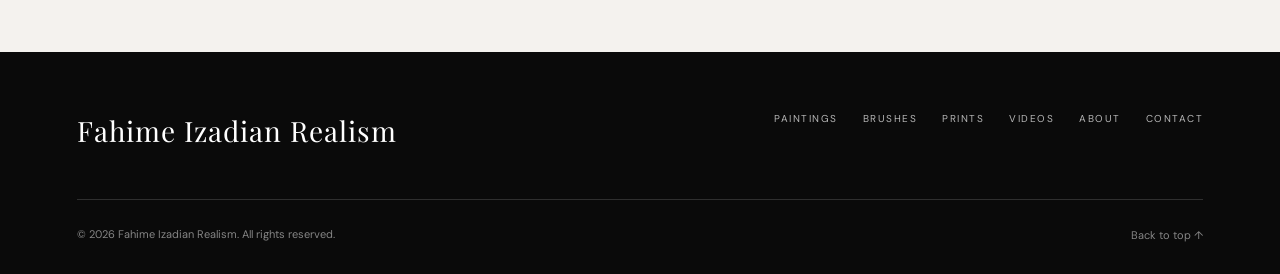
<file: prints.html>
<!DOCTYPE html>
<html lang="en">
<head>
  <meta charset="UTF-8">
  <meta name="viewport" content="width=device-width, initial-scale=1.0">
  <title>Prints — Fahime Izadian Realism</title>
  <meta name="description" content="Prints — Fahime Izadian Realism">
  <link rel="stylesheet" href="style.css">
</head>
<body>
<header class="header">
  <div class="header-container">
    <a href="index.html" class="logo">
      <span class="logo-main">Fahime Izadian</span>
      <span class="logo-sub">Realism</span>
    </a>
    <nav class="desktop-nav">
      <a href="paintings.html">Paintings</a>
      <a href="brushes.html">Brushes</a>
      <a href="prints.html">Prints</a>
      <a href="videos.html">Videos</a>
      <a href="about.html">About</a>
      <a href="contact.html">Contact</a>
    </nav>
    <button class="menu-toggle" aria-label="Open menu" aria-expanded="false">
      <span></span><span></span><span></span>
    </button>
  </div>
  <nav class="mobile-nav">
    <a href="paintings.html">Paintings</a>
    <a href="brushes.html">Brushes</a>
    <a href="prints.html">Prints</a>
    <a href="videos.html">Videos</a>
    <a href="about.html">About</a>
    <a href="contact.html">Contact</a>
  </nav>
</header>
<main>
  <section class="page-hero">
    <div class="page-hero-bg" style="background-image:url('artworkprint.jpg');"></div>
    <div class="page-hero-overlay"></div>
    <div class="page-hero-content reveal">
      <p class="eyebrow">03 / LIMITED EDITION</p>
      <h1>Prints</h1>
    </div>
  </section>
  <section class="page-content">
      <div class="page-intro reveal">
        <p class="eyebrow dark">LIMITED EDITIONS</p><h2>Bring the work <em>home.</em></h2>
        <p>Discover limited edition prints created from selected original artworks.</p>
      </div>
      <div class="card-grid">
        <!-- کادر اول: نام دقیق فایل شما -->
        <article class="art-card reveal">
          <img src="limiteditionprints.jpg" alt="Limited edition prints">
          <div class="art-card-body">
            <h3>Limited Edition I</h3>
            <p>Fine art print.</p>
          </div>
        </article>
        
        <!-- کادر دوم -->
        <article class="art-card reveal">
          <img src="artworkprint.jpg" alt="Artwork print">
          <div class="art-card-body">
            <h3>Limited Edition II</h3>
            <p>Archival quality artwork.</p>
          </div>
        </article>
        
        <!-- کادر سوم -->
        <article class="art-card reveal">
          <img src="featuredprint.jpg" alt="Featured print">
          <div class="art-card-body">
            <h3>Featured Print</h3>
            <p>Selected from the collection.</p>
          </div>
        </article>
      </div>
    </section>
</main>
<footer class="footer">
  <div class="footer-top">
    <a href="index.html" class="footer-logo">Fahime Izadian Realism</a>
    <div class="footer-links">
      <a href="paintings.html">Paintings</a>
      <a href="brushes.html">Brushes</a>
      <a href="prints.html">Prints</a>
      <a href="videos.html">Videos</a>
      <a href="about.html">About</a>
      <a href="contact.html">Contact</a>
    </div>
  </div>
  <div class="footer-bottom">
    <p>© <span id="year"></span> Fahime Izadian Realism. All rights reserved.</p>
    <a href="#">Back to top ↑</a>
  </div>
</footer>
<script src="script.js"></script>
</body>
</html>
</file>
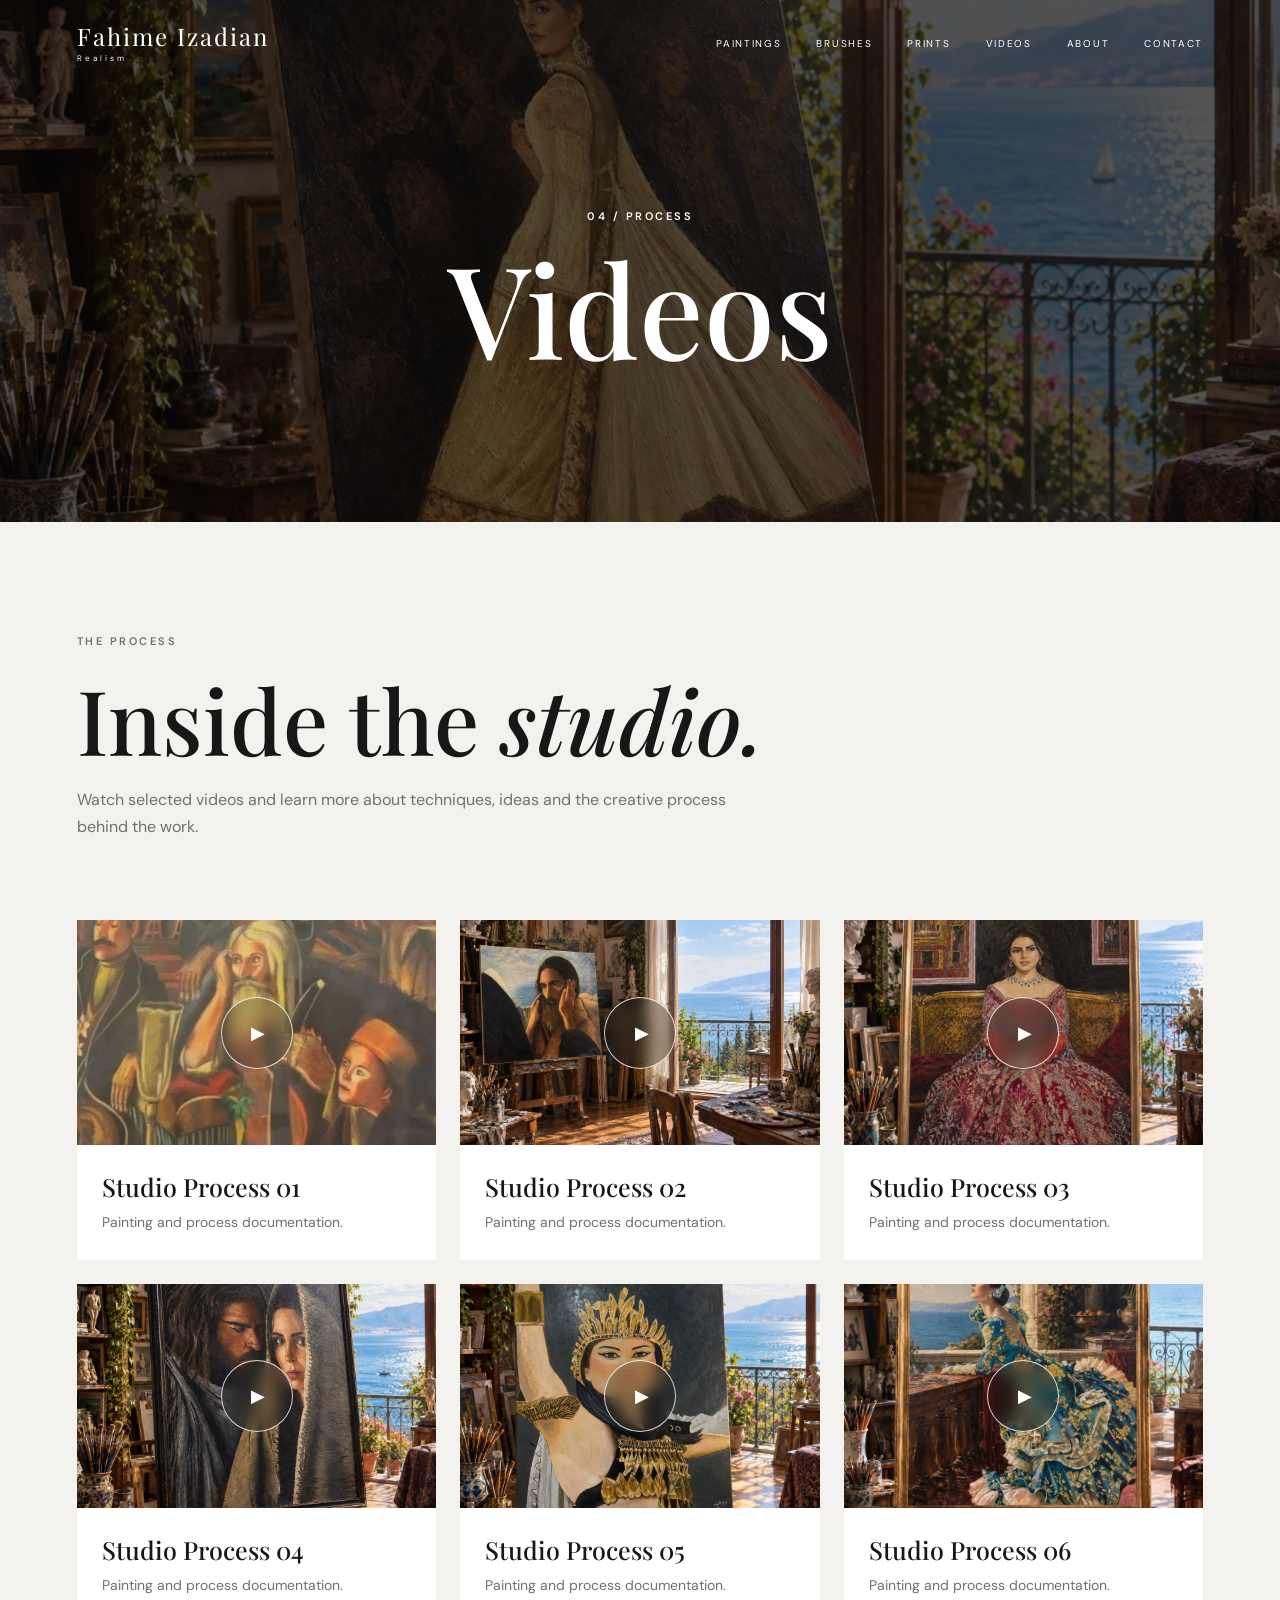
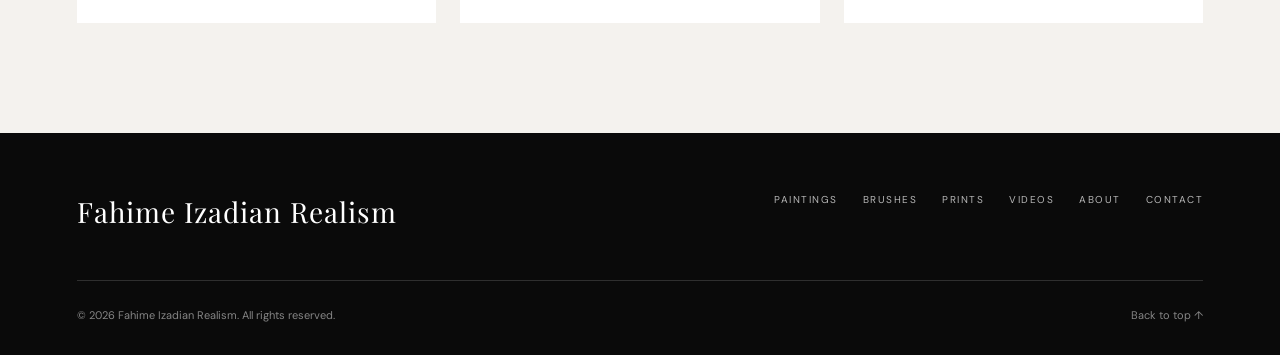
<file: videos.html>
<!DOCTYPE html>
<html lang="en">
<head>
  <meta charset="UTF-8">
  <meta name="viewport" content="width=device-width, initial-scale=1.0">

  <title>Videos — Fahime Izadian Realism</title>
  <meta name="description" content="Videos — Fahime Izadian Realism">

  <link rel="stylesheet" href="style.css">
</head>

<body>

<header class="header">
  <div class="header-container">

    <a href="index.html" class="logo">
      <span class="logo-main">Fahime Izadian</span>
      <span class="logo-sub">Realism</span>
    </a>

    <nav class="desktop-nav">
      <a href="paintings.html">Paintings</a>
      <a href="brushes.html">Brushes</a>
      <a href="prints.html">Prints</a>
      <a href="videos.html">Videos</a>
      <a href="about.html">About</a>
      <a href="contact.html">Contact</a>
    </nav>

    <button class="menu-toggle" aria-label="Open menu" aria-expanded="false">
      <span></span>
      <span></span>
      <span></span>
    </button>

  </div>

  <nav class="mobile-nav">
    <a href="paintings.html">Paintings</a>
    <a href="brushes.html">Brushes</a>
    <a href="prints.html">Prints</a>
    <a href="videos.html">Videos</a>
    <a href="about.html">About</a>
    <a href="contact.html">Contact</a>
  </nav>
</header>


<main>

  <!-- HERO -->
  <section class="page-hero">

    <div
      class="page-hero-bg"
      style="background-image:url('videos.jpg');">
    </div>

    <div class="page-hero-overlay"></div>

    <div class="page-hero-content reveal">
      <p class="eyebrow">04 / PROCESS</p>
      <h1>Videos</h1>
    </div>

  </section>


  <!-- VIDEOS -->
  <section class="page-content">

    <div class="page-intro reveal">
      <p class="eyebrow dark">THE PROCESS</p>

      <h2>
        Inside the <em>studio.</em>
      </h2>

      <p>
        Watch selected videos and learn more about techniques,
        ideas and the creative process behind the work.
      </p>
    </div>


    <div class="card-grid video-grid">


      <!-- VIDEO 01 -->
      <article
        class="art-card video-card reveal"
        data-video="video-01.mp4">

        <div class="video-image">
          <img
            src="video-01.jpg"
            alt="Studio Process 01">

          <button class="video-play" aria-label="Play Studio Process 01">
            <span>▶</span>
          </button>
        </div>

        <div class="art-card-body">
          <h3>Studio Process 01</h3>
          <p>Painting and process documentation.</p>
        </div>

      </article>


      <!-- VIDEO 02 -->
      <article
        class="art-card video-card reveal"
        data-video="video-02.mp4">

        <div class="video-image">
          <img
            src="video-02.jpg"
            alt="Studio Process 02">

          <button class="video-play" aria-label="Play Studio Process 02">
            <span>▶</span>
          </button>
        </div>

        <div class="art-card-body">
          <h3>Studio Process 02</h3>
          <p>Painting and process documentation.</p>
        </div>

      </article>


      <!-- VIDEO 03 -->
      <article
        class="art-card video-card reveal"
        data-video="video-03.mp4">

        <div class="video-image">
          <img
            src="video-03.jpg"
            alt="Studio Process 03">

          <button class="video-play" aria-label="Play Studio Process 03">
            <span>▶</span>
          </button>
        </div>

        <div class="art-card-body">
          <h3>Studio Process 03</h3>
          <p>Painting and process documentation.</p>
        </div>

      </article>


      <!-- VIDEO 04 -->
      <article
        class="art-card video-card reveal"
        data-video="video-04.mp4">

        <div class="video-image">
          <img
            src="video-04.jpg"
            alt="Studio Process 04">

          <button class="video-play" aria-label="Play Studio Process 04">
            <span>▶</span>
          </button>
        </div>

        <div class="art-card-body">
          <h3>Studio Process 04</h3>
          <p>Painting and process documentation.</p>
        </div>

      </article>


      <!-- VIDEO 05 -->
      <article
        class="art-card video-card reveal"
        data-video="video-05.mp4">

        <div class="video-image">
          <img
            src="video-05.jpg"
            alt="Studio Process 05">

          <button class="video-play" aria-label="Play Studio Process 05">
            <span>▶</span>
          </button>
        </div>

        <div class="art-card-body">
          <h3>Studio Process 05</h3>
          <p>Painting and process documentation.</p>
        </div>

      </article>


      <!-- VIDEO 06 -->
      <article
        class="art-card video-card reveal"
        data-video="video-06.mp4">

        <div class="video-image">
          <img
            src="video-06.jpg"
            alt="Studio Process 06">

          <button class="video-play" aria-label="Play Studio Process 06">
            <span>▶</span>
          </button>
        </div>

        <div class="art-card-body">
          <h3>Studio Process 06</h3>
          <p>Painting and process documentation.</p>
        </div>

      </article>


      


    </div>

  </section>

</main>


<!-- VIDEO MODAL -->
<div class="video-modal" id="videoModal">

  <div class="video-modal-backdrop"></div>

  <div class="video-modal-content">

    <button
      class="video-modal-close"
      id="videoModalClose"
      aria-label="Close video">
      ×
    </button>

    <video
      id="modalVideo"
      controls
      playsinline>
      <source id="modalVideoSource" src="" type="video/mp4">
      Your browser does not support HTML5 video.
    </video>

  </div>

</div>


<!-- FOOTER -->
<footer class="footer">

  <div class="footer-top">

    <a href="index.html" class="footer-logo">
      Fahime Izadian Realism
    </a>

    <div class="footer-links">
      <a href="paintings.html">Paintings</a>
      <a href="brushes.html">Brushes</a>
      <a href="prints.html">Prints</a>
      <a href="videos.html">Videos</a>
      <a href="about.html">About</a>
      <a href="contact.html">Contact</a>
    </div>

  </div>


  <div class="footer-bottom">

    <p>
      © <span id="year"></span>
      Fahime Izadian Realism. All rights reserved.
    </p>

    <a href="#">Back to top ↑</a>

  </div>

</footer>


<script src="script.js"></script>


<!-- VIDEO PLAYER SCRIPT -->
<script>

  const videoCards = document.querySelectorAll(".video-card");
  const videoModal = document.getElementById("videoModal");
  const modalVideo = document.getElementById("modalVideo");
  const modalVideoSource = document.getElementById("modalVideoSource");
  const videoModalClose = document.getElementById("videoModalClose");
  const videoModalBackdrop = document.querySelector(".video-modal-backdrop");


  function openVideo(videoPath) {

    modalVideoSource.src = videoPath;

    modalVideo.load();

    videoModal.classList.add("active");

    document.body.classList.add("video-open");

    modalVideo.play().catch(() => {});

  }


  function closeVideo() {

    modalVideo.pause();

    modalVideo.currentTime = 0;

    modalVideoSource.src = "";

    videoModal.classList.remove("active");

    document.body.classList.remove("video-open");

  }


  videoCards.forEach(card => {

    card.addEventListener("click", function () {

      const videoPath = this.dataset.video;

      openVideo(videoPath);

    });

  });


  videoModalClose.addEventListener("click", closeVideo);

  videoModalBackdrop.addEventListener("click", closeVideo);


  document.addEventListener("keydown", function(event) {

    if (event.key === "Escape") {
      closeVideo();
    }

  });


  document.getElementById("year").textContent =
    new Date().getFullYear();

</script>

</body>
</html>
</file>
<file: style.css>
/* =====================================
GOOGLE-LIKE FONT FALLBACK
===================================== */

@import url('https://fonts.googleapis.com/css2?family=DM+Sans:wght@400;500;600&family=Playfair+Display:ital,wght@0,500;0,600;1,500;1,600&display=swap');

/* =====================================
RESET
===================================== */

* {
  margin: 0;
  padding: 0;
  box-sizing: border-box;
  }

html {
scroll-behavior: smooth;
}

body {
font-family: "DM Sans", sans-serif;
background: #f4f2ee;
color: #171717;
overflow-x: hidden;
}

img {
width: 100%;
display: block;
}

a {
color: inherit;
text-decoration: none;
}

button,
input {
font: inherit;
}

/* =====================================
VARIABLES
===================================== */

:root {
--black: #111111;
--white: #ffffff;
--cream: #f4f2ee;
--gray: #707070;
--border: rgba(17, 17, 17, 0.15);

--serif: "Playfair Display", serif;

--container: 1400px;
}

/* =====================================
GLOBAL
===================================== */

.section-padding {
padding: 120px 6%;
}

.eyebrow {
font-size: 11px;
letter-spacing: 2.5px;
font-weight: 600;
text-transform: uppercase;
margin-bottom: 25px;
}

.eyebrow.dark {
color: var(--gray);
}

h1,
h2,
h3 {
font-family: var(--serif);
font-weight: 500;
}

h2 {
font-size: clamp(3rem, 7vw, 7rem);
line-height: 0.95;
}

p {
line-height: 1.7;
}

.button {
display: inline-flex;
align-items: center;
justify-content: center;

min-width: 190px;

padding: 16px 28px;

font-size: 11px;
text-transform: uppercase;
letter-spacing: 1.8px;

transition:
background 0.3s ease,
color 0.3s ease,
transform 0.3s ease;
}

.button:hover {
transform: translateY(-3px);
}

.button-light {
color: var(--black);
background: var(--white);
}

.button-light:hover {
background: var(--black);
color: var(--white);
}

.text-link {
display: inline-flex;
align-items: center;
gap: 15px;

margin-top: 35px;

font-size: 12px;
font-weight: 600;

text-transform: uppercase;
letter-spacing: 1.5px;

border-bottom: 1px solid var(--black);
padding-bottom: 8px;
}

.text-link span {
transition: transform 0.3s ease;
}

.text-link:hover span {
transform: translateX(7px);
}

/* =====================================
HEADER
===================================== */

.header {
position: fixed;

top: 0;
left: 0;

width: 100%;

z-index: 1000;

transition:
background 0.3s ease,
box-shadow 0.3s ease;
}

.header.scrolled {
background: rgba(17, 17, 17, 0.96);
box-shadow: 0 5px 30px rgba(0, 0, 0, 0.15);
}

.header-container {
width: min(var(--container), 100%);

margin: auto;

padding: 24px 6%;

display: flex;
align-items: center;
justify-content: space-between;

color: var(--white);
}

.logo {
display: flex;
flex-direction: column;

line-height: 1;
}

.logo-main {
font-family: var(--serif);

font-size: 24px;

letter-spacing: 2px;
}

.logo-sub {
margin-top: 6px;

font-size: 8px;

letter-spacing: 3px;
}

.desktop-nav {
display: flex;
gap: 35px;
}

.desktop-nav a {
position: relative;

font-size: 10px;

text-transform: uppercase;

letter-spacing: 1.7px;
}

.desktop-nav a::after {
content: "";

position: absolute;

left: 0;
bottom: -8px;

width: 0;
height: 1px;

background: var(--white);

transition: width 0.3s ease;
}

.desktop-nav a:hover::after {
width: 100%;
}

/* =====================================
MOBILE MENU
===================================== */

.menu-toggle {
display: none;

border: 0;
background: transparent;

cursor: pointer;
}

.menu-toggle span {
display: block;

width: 25px;
height: 1px;

background: var(--white);

margin: 6px 0;

transition: 0.3s ease;
}

.mobile-nav {
display: none;
}

/* =====================================
HERO
===================================== */

.hero {
position: relative;

min-height: 100vh;

display: flex;
align-items: center;
justify-content: center;

overflow: hidden;
}

.hero-bg {
position: absolute;

inset: 0;

background-size: cover;
background-position: center;

transform: scale(1.04);

animation: heroZoom 12s ease-in-out infinite alternate;
}

.hero-overlay {
position: absolute;

inset: 0;

background:
linear-gradient(
90deg,
rgba(0, 0, 0, 0.58),
rgba(0, 0, 0, 0.15)
);
}

.hero-content {
position: relative;

z-index: 2;

width: min(1200px, 88%);

color: var(--white);

padding-top: 80px;
}

.hero h1 {
font-size: clamp(4rem, 10vw, 10rem);

line-height: 0.88;

max-width: 1000px;

margin-bottom: 40px;
}

.hero .eyebrow {
color: rgba(255, 255, 255, 0.8);
}

.scroll-indicator {
position: absolute;

z-index: 3;

bottom: 35px;
left: 6%;

color: var(--white);

display: flex;
align-items: center;
gap: 15px;

font-size: 9px;

letter-spacing: 2px;
}

.scroll-indicator div {
width: 50px;
height: 1px;

background: var(--white);
}

/* =====================================
INTRO
===================================== */

.intro {
display: flex;
justify-content: center;

text-align: center;
}

.intro-content {
max-width: 900px;
}

.intro h2 {
font-size: clamp(2.8rem, 6vw, 6rem);
}

.intro h2 em {
font-weight: 400;
}

.intro-text {
max-width: 650px;

margin: 40px auto 0;

color: var(--gray);
}

/* =====================================
FEATURE SECTIONS
===================================== */

.feature-section {
display: grid;

grid-template-columns: 1.15fr 0.85fr;

min-height: 850px;
}

.feature-section.reverse {
grid-template-columns: 0.85fr 1.15fr;
}

.feature-section.reverse .feature-image {
order: 2;
}

.feature-section.reverse .feature-content {
order: 1;
}

.feature-image {
position: relative;

overflow: hidden;
}

.feature-image img {
width: 100%;
height: 100%;

min-height: 650px;

object-fit: cover;

transition: transform 1s ease;
}

.feature-image:hover img {
transform: scale(1.04);
}

.feature-content {
padding: 10vw 12%;

display: flex;
flex-direction: column;
justify-content: center;

background: var(--cream);
}

.feature-content h2 {
margin-bottom: 25px;
}

.feature-content h3 {
font-size: 20px;

font-family: "DM Sans", sans-serif;

text-transform: uppercase;

letter-spacing: 1px;

margin-bottom: 25px;
}

.feature-content p {
max-width: 450px;

color: var(--gray);
}

/* =====================================
PLAY BUTTON
===================================== */

.play-button {
position: absolute;

top: 50%;
left: 50%;

transform: translate(-50%, -50%);

width: 90px;
height: 90px;

border-radius: 50%;

border: 1px solid var(--white);

display: grid;
place-items: center;

color: var(--white);

backdrop-filter: blur(5px);

cursor: pointer;

transition:
background 0.3s ease,
transform 0.3s ease;
}

.play-button:hover {
background: rgba(255, 255, 255, 0.15);

transform: translate(-50%, -50%) scale(1.08);
}

/* =====================================
FULL IMAGE SECTION
===================================== */

.full-image-section {
position: relative;

min-height: 100vh;

display: grid;
place-items: center;

overflow: hidden;
}

.full-image-bg {
position: absolute;

inset: 0;

background-size: cover;
background-position: center;
}

.full-image-overlay {
position: absolute;

inset: 0;

background: rgba(0, 0, 0, 0.42);
}

.full-image-content {
position: relative;

z-index: 2;

text-align: center;

color: var(--white);

padding: 40px;
}

.full-image-content h2 {
margin-bottom: 25px;
}

.full-image-content p {
margin-bottom: 35px;
}

/* =====================================
ABOUT
===================================== */

.about-section {
display: grid;

grid-template-columns: 1fr 1fr;

background: #e7e4de;
}

.about-image img {
width: 100%;
height: 100%;

min-height: 800px;

object-fit: cover;
}

.about-content {
padding: 13vw 15%;

display: flex;
flex-direction: column;
justify-content: center;
}

.about-content h2 {
margin-bottom: 35px;
}

.about-content h2 em {
display: block;
}

.about-content p {
color: #555;

margin-bottom: 20px;
}

/* =====================================
PRESS
===================================== */

.press-section {
background: var(--white);
}

.section-heading {
text-align: center;

margin-bottom: 70px;
}

.section-heading h2 {
font-size: clamp(3rem, 7vw, 7rem);
}

.press-grid {
display: grid;

grid-template-columns: repeat(4, 1fr);

gap: 20px;

max-width: 1500px;

margin: auto;
}

.press-card {
overflow: hidden;

background: #eee;
}

.press-card img {
aspect-ratio: 1 / 1;

object-fit: cover;

filter: grayscale(100%);

transition:
filter 0.5s ease,
transform 0.7s ease;
}

.press-card:hover img {
filter: grayscale(0%);

transform: scale(1.06);
}

/* =====================================
NEWSLETTER
===================================== */

.newsletter {
min-height: 700px;

background: var(--black);

color: var(--white);

display: grid;
place-items: center;

text-align: center;

padding: 100px 20px;
}

.newsletter-content {
width: min(750px, 100%);
}

.newsletter h2 {
margin-bottom: 25px;
}

.newsletter > p {
color: rgba(255, 255, 255, 0.7);
}

.newsletter-list {
display: flex;

justify-content: center;

flex-wrap: wrap;

gap: 15px;

margin: 30px 0 45px;
}

.newsletter-list span {
font-size: 10px;

text-transform: uppercase;

letter-spacing: 1.5px;

padding: 10px 14px;

border: 1px solid rgba(255, 255, 255, 0.25);
}

.newsletter-form {
display: flex;

width: min(600px, 100%);

margin: auto;

border-bottom: 1px solid rgba(255, 255, 255, 0.5);
}

.newsletter-form input {
flex: 1;

background: transparent;

border: 0;

outline: none;

color: var(--white);

padding: 18px 10px;
}

.newsletter-form input::placeholder {
color: rgba(255, 255, 255, 0.5);
}

.newsletter-form button {
border: 0;

background: transparent;

color: var(--white);

cursor: pointer;

text-transform: uppercase;

letter-spacing: 1.5px;

font-size: 10px;

padding: 0 10px;
}

.form-message {
margin-top: 20px;

min-height: 25px;

font-size: 13px;

color: rgba(255, 255, 255, 0.7);
}

/* =====================================
FOOTER
===================================== */

.footer {
background: #0a0a0a;

color: var(--white);

padding: 60px 6% 30px;
}

.footer-top {
max-width: var(--container);

margin: auto;

padding-bottom: 50px;

border-bottom: 1px solid rgba(255, 255, 255, 0.15);

display: flex;

justify-content: space-between;

align-items: flex-start;
}

.footer-logo {
font-family: var(--serif);

font-size: 28px;

letter-spacing: 1px;
}

.footer-links {
display: flex;

flex-wrap: wrap;

justify-content: flex-end;

gap: 25px;
}

.footer-links a {
font-size: 10px;

text-transform: uppercase;

letter-spacing: 1.5px;

opacity: 0.7;

transition: opacity 0.3s ease;
}

.footer-links a:hover {
opacity: 1;
}

.footer-bottom {
max-width: var(--container);

margin: 25px auto 0;

display: flex;

justify-content: space-between;

align-items: center;

gap: 20px;

font-size: 11px;

color: rgba(255, 255, 255, 0.5);
}

/* =====================================
REVEAL ANIMATION
===================================== */

.reveal {
  opacity: 1;
  transform: none;
}

/* =====================================
HERO ANIMATION
===================================== */

@keyframes heroZoom {

from {
transform: scale(1.04);
}

to {
transform: scale(1.12);
}

}

/* =====================================
TABLET
===================================== */

@media (max-width: 900px) {

.desktop-nav {
display: none;
}

.menu-toggle {
display: block;
}

.mobile-nav {
position: absolute;

top: 100%;
left: 0;

width: 100%;

background: var(--black);

flex-direction: column;

padding: 25px 6% 35px;

gap: 22px;

opacity: 0;

visibility: hidden;

transform: translateY(-15px);

transition: 0.3s ease;


}

.mobile-nav.active {
display: flex;


opacity: 1;

visibility: visible;

transform: translateY(0);


}

.mobile-nav a {
font-size: 12px;


text-transform: uppercase;

letter-spacing: 2px;


}

.feature-section,
.feature-section.reverse {
grid-template-columns: 1fr;
}

.feature-section.reverse .feature-image,
.feature-section.reverse .feature-content {
order: initial;
}

.feature-image img {
min-height: 550px;
}

.feature-content {
padding: 100px 10%;
}

.about-section {
grid-template-columns: 1fr;
}

.about-image img {
min-height: 600px;
}

.about-content {
padding: 100px 10%;
}

.press-grid {
grid-template-columns: repeat(2, 1fr);
}

}

/* =====================================
MOBILE
===================================== */

@media (max-width: 600px) {

.header-container {
padding: 20px 6%;
}

.logo-main {
font-size: 20px;
}

.hero-content {
padding-top: 40px;
}

.hero h1 {
font-size: clamp(3.7rem, 18vw, 6rem);
}

.scroll-indicator {
bottom: 20px;
}

.section-padding {
padding: 85px 6%;
}

.feature-image img {
min-height: 420px;
}

.feature-content {
padding: 80px 8%;
}

.feature-content h3 {
font-size: 16px;
}

.full-image-section {
min-height: 750px;
}

.full-image-content {
padding: 30px 20px;
}

.about-image img {
min-height: 450px;
}

.about-content {
padding: 80px 8%;
}

.press-grid {
gap: 10px;
}

.newsletter {
min-height: 650px;
}

.newsletter-form {
flex-direction: column;


border-bottom: 0;

gap: 15px;


}

.newsletter-form input {
width: 100%;


border-bottom: 1px solid rgba(255, 255, 255, 0.5);


}

.newsletter-form button {
padding: 17px;


border: 1px solid rgba(255, 255, 255, 0.5);


}

.footer-top {
flex-direction: column;


gap: 35px;


}

.footer-links {
justify-content: flex-start;
}

.footer-bottom {
flex-direction: column;


align-items: flex-start;


}

.play-button {
width: 70px;
height: 70px;
}

}

/* =====================================
   MULTI-PAGE CONTENT
===================================== */

.page-hero {
  min-height: 58vh;
  position: relative;
  display: grid;
  place-items: center;
  overflow: hidden;
  background: var(--black);
  color: var(--white);
  text-align: center;
}
.page-hero-bg {
  position: absolute;
  inset: 0;
  background-size: cover;
  background-position: center;
  opacity: .55;
}
.page-hero-overlay {
  position: absolute;
  inset: 0;
  background: rgba(0,0,0,.42);
}
.page-hero-content {
  position: relative;
  z-index: 2;
  padding: 130px 20px 80px;
}
.page-hero h1 {
  font-size: clamp(4rem, 10vw, 9rem);
  line-height: .9;
}
.page-content {
  max-width: 1400px;
  margin: auto;
  padding: 110px 6%;
}
.page-intro {
  max-width: 850px;
  margin-bottom: 80px;
}
.page-intro h2 {
  margin-bottom: 25px;
}
.page-intro p {
  color: var(--gray);
  max-width: 700px;
}
.card-grid {
  display: grid;
  grid-template-columns: repeat(3, 1fr);
  gap: 24px;
}
.art-card {
  background: var(--white);
  overflow: hidden;
}
.art-card img {
  aspect-ratio: 4 / 5;
  object-fit: cover;
  transition: transform .7s ease;
}
.art-card:hover img {
  transform: scale(1.04);
}
.art-card-body {
  padding: 25px;
}
.art-card-body h3 {
  font-size: 25px;
  margin-bottom: 8px;
}
.art-card-body p {
  color: var(--gray);
  font-size: 14px;
}
.info-grid {
  display: grid;
  grid-template-columns: repeat(2, 1fr);
  gap: 70px;
  align-items: start;
}
.info-block h3 {
  font-size: 30px;
  margin-bottom: 18px;
}
.info-block p {
  color: var(--gray);
  margin-bottom: 18px;
}
.video-grid .art-card img {
  aspect-ratio: 16 / 10;
}
.contact-form {
  max-width: 750px;
  display: grid;
  gap: 18px;
}
.contact-form input,
.contact-form textarea {
  width: 100%;
  border: 0;
  border-bottom: 1px solid var(--border);
  background: transparent;
  outline: none;
  padding: 18px 4px;
}
.contact-form textarea {
  min-height: 180px;
  resize: vertical;
}
.contact-form button {
  width: fit-content;
  border: 0;
  cursor: pointer;
  background: var(--black);
  color: var(--white);
  padding: 16px 28px;
  text-transform: uppercase;
  letter-spacing: 1.5px;
  font-size: 11px;
}
.simple-note {
  margin-top: 25px;
  color: var(--gray);
  min-height: 25px;
}

@media (max-width: 900px) {
  .card-grid { grid-template-columns: repeat(2, 1fr); }
  .info-grid { grid-template-columns: 1fr; gap: 45px; }
}
@media (max-width: 600px) {
  .page-hero { min-height: 52vh; }
  .card-grid { grid-template-columns: 1fr; }
  .page-content { padding: 80px 8%; }
}
/* =====================================
   VIDEO CARDS
===================================== */

.video-card {
  cursor: pointer;
}

.video-image {
  position: relative;
  overflow: hidden;
  aspect-ratio: 16 / 10;
  background: #111;
}

.video-image img {
  width: 100%;
  height: 100%;
  object-fit: cover;
  transition:
    transform 0.7s ease,
    filter 0.5s ease;
}

.video-card:hover .video-image img {
  transform: scale(1.05);
  filter: brightness(0.72);
}


/* =====================================
   VIDEO PLAY BUTTON
===================================== */

.video-play {
  position: absolute;
  top: 50%;
  left: 50%;

  transform: translate(-50%, -50%);

  width: 72px;
  height: 72px;

  border-radius: 50%;

  border: 1px solid rgba(255, 255, 255, 0.8);

  background: rgba(17, 17, 17, 0.2);

  backdrop-filter: blur(8px);

  color: #fff;

  display: grid;
  place-items: center;

  cursor: pointer;

  transition:
    background 0.3s ease,
    transform 0.3s ease;
}

.video-play span {
  font-size: 18px;

  margin-left: 3px;
}

.video-card:hover .video-play {
  background: rgba(17, 17, 17, 0.7);

  transform:
    translate(-50%, -50%)
    scale(1.08);
}


/* =====================================
   VIDEO MODAL
===================================== */

.video-modal {
  position: fixed;

  inset: 0;

  z-index: 9999;

  display: flex;

  align-items: center;
  justify-content: center;

  padding: 40px;

  opacity: 0;
  visibility: hidden;

  transition:
    opacity 0.35s ease,
    visibility 0.35s ease;
}

.video-modal.active {
  opacity: 1;
  visibility: visible;
}


/* Dark background */

.video-modal-backdrop {
  position: absolute;

  inset: 0;

  background: rgba(0, 0, 0, 0.92);

  cursor: pointer;
}


/* Video container */

.video-modal-content {
  position: relative;

  z-index: 2;

  width: min(1200px, 94vw);

  max-height: 90vh;

  display: flex;

  align-items: center;
  justify-content: center;
}


/* Video */

.video-modal-content video {
  width: 100%;

  max-height: 85vh;

  display: block;

  background: #000;

  box-shadow:
    0 30px 80px rgba(0, 0, 0, 0.5);
}


/* Close button */

.video-modal-close {
  position: absolute;

  top: -55px;
  right: 0;

  width: 42px;
  height: 42px;

  border: 1px solid rgba(255, 255, 255, 0.5);

  border-radius: 50%;

  background: transparent;

  color: #fff;

  font-size: 30px;

  line-height: 1;

  cursor: pointer;

  display: grid;
  place-items: center;

  transition:
    background 0.3s ease,
    transform 0.3s ease;
}

.video-modal-close:hover {
  background: rgba(255, 255, 255, 0.15);

  transform: rotate(90deg);
}


/* Prevent page scrolling while video is open */

body.video-open {
  overflow: hidden;
}


/* =====================================
   MOBILE VIDEO
===================================== */

@media (max-width: 600px) {

  .video-play {
    width: 60px;
    height: 60px;
  }

  .video-play span {
    font-size: 15px;
  }

  .video-modal {
    padding: 20px;
  }

  .video-modal-content {
    width: 100%;
  }

  .video-modal-content video {
    max-height: 75vh;
  }

  .video-modal-close {
    top: -50px;
    right: 0;

    width: 38px;
    height: 38px;

    font-size: 25px;
  }

}

/* =====================================
   HOMEPAGE VIDEO
===================================== */

.video-feature {
  cursor: pointer;
}

.video-feature img {
  transition:
    transform 0.8s ease,
    filter 0.5s ease;
}

.video-feature:hover img {
  transform: scale(1.04);
  filter: brightness(0.72);
}

.video-feature .play-button {
  z-index: 2;
}


/* =====================================
   VIDEO MODAL
===================================== */

.video-modal {
  position: fixed;
  inset: 0;
  z-index: 9999;

  display: flex;
  align-items: center;
  justify-content: center;

  padding: 40px;

  opacity: 0;
  visibility: hidden;

  transition:
    opacity 0.3s ease,
    visibility 0.3s ease;
}

.video-modal.active {
  opacity: 1;
  visibility: visible;
}

.video-modal-backdrop {
  position: absolute;
  inset: 0;

  background: rgba(0, 0, 0, 0.92);

  cursor: pointer;
}

.video-modal-content {
  position: relative;
  z-index: 2;

  width: min(1200px, 94vw);
}

.video-modal-content video {
  display: block;

  width: 100%;
  max-height: 85vh;

  background: #000;

  object-fit: contain;
}


/* CLOSE BUTTON */

.video-modal-close {
  position: absolute;

  top: -55px;
  right: 0;

  width: 42px;
  height: 42px;

  border: 1px solid rgba(255,255,255,0.6);
  border-radius: 50%;

  background: transparent;
  color: #fff;

  font-size: 30px;
  line-height: 1;

  cursor: pointer;

  display: grid;
  place-items: center;

  transition:
    background 0.3s ease,
    transform 0.3s ease;
}

.video-modal-close:hover {
  background: rgba(255,255,255,0.15);
  transform: rotate(90deg);
}


/* STOP PAGE SCROLL */

body.video-open {
  overflow: hidden;
}


/* MOBILE */

@media (max-width: 600px) {

  .video-modal {
    padding: 20px;
  }

  .video-modal-content video {
    max-height: 75vh;
  }

  .video-modal-close {
    top: -50px;

    width: 38px;
    height: 38px;

    font-size: 25px;
  }

}


/* =========================
   FLOATING CTA
========================== */
.floating-cta {
  position: fixed;
  bottom: 24px;
  left: 24px;
  display: flex;
  align-items: center;
  gap: 10px;
  background: #c9a227;
  color: #111;
  padding: 12px 18px;
  border-radius: 50px;
  font-size: 13px;
  font-weight: 600;
  letter-spacing: 0.3px;
  text-decoration: none;
  box-shadow: 0 10px 30px rgba(201, 162, 39, 0.4);
  z-index: 998;
  transition: all 0.3s ease;
  animation: ctaPulse 2.5s ease-in-out infinite;
}

.floating-cta:hover {
  background: #111;
  color: #c9a227;
  transform: translateY(-3px) scale(1.04);
}

.floating-cta-icon {
  font-size: 18px;
  line-height: 1;
}

@keyframes ctaPulse {
  0%, 100% { box-shadow: 0 10px 30px rgba(201, 162, 39, 0.4); }
  50%      { box-shadow: 0 10px 42px rgba(201, 162, 39, 0.85); }
}

/* =========================
   CLASSES SECTION
========================== */
.classes-section {
  background: #f7f5f0;
  overflow: hidden;
}

.section-subtitle {
  max-width: 560px;
  margin: 12px auto 0;
  text-align: center;
  color: #666;
  font-size: 15px;
  line-height: 1.7;
}

/* فیلتر */
.classes-filter {
  display: flex;
  justify-content: center;
  gap: 10px;
  margin: 40px 0 40px;
  flex-wrap: wrap;
  padding: 0 24px;
}

.filter-btn {
  background: transparent;
  border: 1px solid rgba(17, 17, 17, 0.15);
  color: #111;
  padding: 8px 18px;
  border-radius: 40px;
  font-size: 12.5px;
  font-weight: 500;
  letter-spacing: 0.4px;
  cursor: pointer;
  transition: all 0.25s ease;
  font-family: inherit;
}

.filter-btn:hover { border-color: #111; }

.filter-btn.active {
  background: #111;
  color: #fff;
  border-color: #111;
}

/* گرید */
.classes-grid {
  display: grid;
  grid-template-columns: repeat(auto-fit, minmax(270px, 1fr));
  gap: 26px;
  max-width: 1200px;
  margin: 0 auto;
  padding: 0 24px;
}

/* کارت */
.class-card {
  background: #fff;
  border-radius: 16px;
  overflow: hidden;
  box-shadow: 0 6px 24px rgba(0, 0, 0, 0.06);
  transition: all 0.35s ease;
  display: flex;
  flex-direction: column;
}

.class-card:hover {
  transform: translateY(-8px);
  box-shadow: 0 20px 48px rgba(0, 0, 0, 0.13);
}

.class-card.hidden { display: none; }

/* =========================
   بخش هنری (بدون عکس!)
========================== */
.class-art {
  position: relative;
  height: 170px;
  overflow: hidden;
  display: flex;
  align-items: center;
  justify-content: center;
  isolation: isolate;
}

.class-number {
  position: absolute;
  font-size: 130px;
  font-weight: 800;
  font-family: 'Georgia', serif;
  line-height: 1;
  color: rgba(255, 255, 255, 0.18);
  letter-spacing: -8px;
  z-index: 1;
  user-select: none;
}

.art-shape {
  position: absolute;
  z-index: 2;
  transition: all 0.5s ease;
}

/* کارت ۱ — گرادیانت گرم + دایره */
.art-1 {
  background: linear-gradient(135deg, #1a1a1a 0%, #3a2e1f 60%, #c9a227 140%);
}
.art-1 .art-shape {
  width: 90px;
  height: 90px;
  border-radius: 50%;
  border: 2px solid rgba(255, 255, 255, 0.35);
  background: radial-gradient(circle at 30% 30%, rgba(201, 162, 39, 0.9), transparent 70%);
}
.class-card:hover .art-1 .art-shape {
  transform: scale(1.15) rotate(15deg);
  border-color: rgba(255, 255, 255, 0.6);
}

/* کارت ۲ — مشکی عمیق + مربع چرخیده */
.art-2 {
  background: linear-gradient(135deg, #0d0d0d 0%, #2b2b2b 100%);
}
.art-2 .art-shape {
  width: 70px;
  height: 70px;
  border: 2px solid #c9a227;
  transform: rotate(45deg);
  background: rgba(201, 162, 39, 0.08);
}
.class-card:hover .art-2 .art-shape {
  transform: rotate(135deg) scale(1.1);
  background: rgba(201, 162, 39, 0.18);
}

/* کارت ۳ — آبی هنری + موج */
.art-3 {
  background: linear-gradient(160deg, #1e3a4c 0%, #2d5a6b 60%, #7fb5b5 130%);
}
.art-3 .art-shape {
  width: 120px;
  height: 60px;
  border-radius: 50%;
  background: radial-gradient(ellipse at center, rgba(255, 255, 255, 0.35) 0%, transparent 70%);
  filter: blur(2px);
}
.class-card:hover .art-3 .art-shape {
  transform: scale(1.25) translateY(-6px);
}

/* کارت ۴ — طلایی لوکس + حلقه */
.art-4 {
  background: linear-gradient(135deg, #c9a227 0%, #8b6f1a 100%);
}
.art-4 .art-shape {
  width: 80px;
  height: 80px;
  border-radius: 50%;
  border: 3px solid rgba(255, 255, 255, 0.5);
  background: transparent;
  box-shadow: inset 0 0 30px rgba(255, 255, 255, 0.15);
}
.class-card:hover .art-4 .art-shape {
  transform: scale(1.15);
  border-color: #fff;
}

/* برچسب */
.class-badge {
  position: absolute;
  top: 14px;
  right: 14px;
  padding: 6px 14px;
  font-size: 10.5px;
  font-weight: 600;
  letter-spacing: 1.2px;
  text-transform: uppercase;
  border-radius: 20px;
  backdrop-filter: blur(6px);
  z-index: 3;
}

.class-badge.online { background: rgba(255, 255, 255, 0.92); color: #111; }
.class-badge.in-person { background: rgba(17, 17, 17, 0.85); color: #fff; }
.class-badge.hybrid { background: rgba(255, 255, 255, 0.92); color: #111; border: 1px solid rgba(17, 17, 17, 0.15); }

/* بدنه کارت */
.class-body {
  padding: 22px;
  display: flex;
  flex-direction: column;
  flex: 1;
}

.class-body h3 {
  font-size: 18px;
  font-weight: 600;
  margin: 0 0 8px;
  color: #111;
}

.class-desc {
  font-size: 13px;
  color: #666;
  line-height: 1.6;
  margin: 0 0 14px;
}

.class-info {
  list-style: none;
  padding: 14px 0 0;
  margin: 0 0 18px;
  display: flex;
  flex-direction: column;
  gap: 7px;
  border-top: 1px solid #eee;
}

.class-info li {
  display: flex;
  align-items: center;
  gap: 10px;
  font-size: 12.5px;
  color: #333;
}

.class-info li span {
  font-size: 14px;
  width: 18px;
  text-align: center;
}

/* دکمه */
.button-dark {
  display: inline-block;
  background: #111;
  color: #fff;
  padding: 11px 20px;
  border-radius: 6px;
  font-size: 12.5px;
  font-weight: 500;
  letter-spacing: 0.5px;
  text-decoration: none;
  text-align: center;
  margin-top: auto;
  transition: all 0.25s ease;
}

.button-dark:hover {
  background: #c9a227;
  color: #111;
}

/* =========================
   NEXT SESSION COUNTDOWN
========================== */
.next-session {
  max-width: 720px;
  margin: 70px auto 0;
  padding: 34px 28px;
  background: #111;
  color: #fff;
  border-radius: 16px;
  text-align: center;
  box-shadow: 0 20px 50px rgba(0, 0, 0, 0.2);
  position: relative;
  overflow: hidden;
}

.next-session::before {
  content: '';
  position: absolute;
  top: 0; left: 0; right: 0;
  height: 3px;
  background: linear-gradient(90deg, transparent, #c9a227, transparent);
}

.next-session-label {
  font-size: 12px;
  letter-spacing: 2px;
  text-transform: uppercase;
  color: #c9a227;
  margin-bottom: 18px;
}

.countdown {
  display: flex;
  justify-content: center;
  gap: 14px;
  margin-bottom: 22px;
  flex-wrap: wrap;
}

.countdown-item {
  display: flex;
  flex-direction: column;
  align-items: center;
  min-width: 68px;
  padding: 14px 10px;
  background: rgba(255, 255, 255, 0.05);
  border-radius: 10px;
  border: 1px solid rgba(201, 162, 39, 0.25);
  transition: all 0.25s ease;
}

.countdown-item:hover {
  background: rgba(201, 162, 39, 0.08);
  border-color: #c9a227;
}

.countdown-item span {
  font-size: 28px;
  font-weight: 700;
  color: #c9a227;
  font-variant-numeric: tabular-nums;
  line-height: 1;
}

.countdown-item small {
  font-size: 10px;
  letter-spacing: 1.2px;
  text-transform: uppercase;
  color: #999;
  margin-top: 6px;
}

.next-session-name {
  font-size: 14px;
  color: #ddd;
  margin-bottom: 22px;
}

/* ریسپانسیو */
@media (max-width: 768px) {
  .floating-cta {
    bottom: 80px;
    left: 16px;
    padding: 10px 14px;
    font-size: 12px;
  }

  .floating-cta-text { display: none; }
  .floating-cta-icon { font-size: 20px; }

  .classes-grid {
    grid-template-columns: 1fr;
    gap: 20px;
    padding: 0 16px;
  }

  .class-number { font-size: 100px; }

  .next-session {
    margin: 40px 16px 0;
    padding: 26px 18px;
  }

  .countdown-item {
    min-width: 58px;
    padding: 10px 6px;
  }

  .countdown-item span { font-size: 20px; }
}
/* =========================
   LANGUAGE SWITCHER
========================== */

.lang-switcher {
  display: flex;
  gap: 6px;
  margin-inline-start: auto;
  margin-inline-end: 16px;
  align-items: center;
}

.lang-btn {
  background: transparent;
  border: 1px solid rgba(0, 0, 0, 0.2);
  color: inherit;
  padding: 6px 12px;
  font-size: 12px;
  letter-spacing: 1px;
  cursor: pointer;
  border-radius: 4px;
  transition: all 0.25s ease;
  font-family: inherit;
}

.lang-btn:hover {
  background: rgba(0, 0, 0, 0.06);
}

.lang-btn.active {
  background: #111;
  color: #fff;
  border-color: #111;
}

/* روی هدر تیره */
.header .lang-btn {
  border-color: rgba(255, 255, 255, 0.3);
  color: #fff;
}

.header .lang-btn.active {
  background: #fff;
  color: #111;
  border-color: #fff;
}

/* =========================
   RTL SUPPORT (فارسی)
========================== */

html[dir="rtl"] body {
  font-family: 'Vazirmatn', 'Tahoma', sans-serif;
}

html[dir="rtl"] .text-link span {
  transform: scaleX(-1);
  display: inline-block;
}

html[dir="rtl"] .desktop-nav,
html[dir="rtl"] .footer-links {
  direction: rtl;
}
</file>
